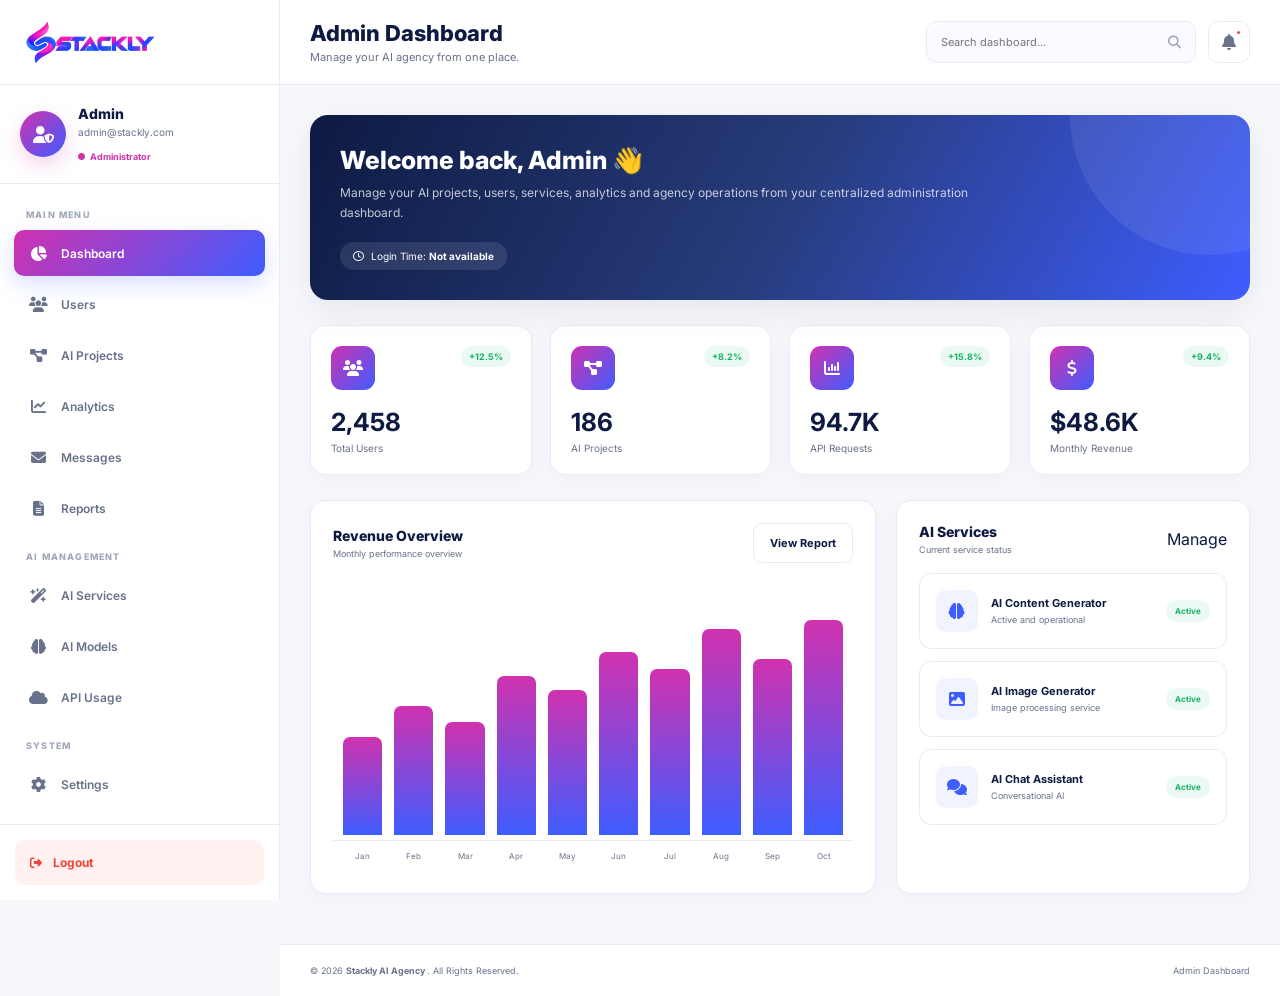
<file: admin-dashboard.html>
<!DOCTYPE html>
<html lang="en">

<head>

    <meta charset="UTF-8">
    <meta name="viewport" content="width=device-width, initial-scale=1.0">

    <title>Admin Dashboard || Stackly AI Agency</title>

    <link rel="icon" type="image/png" href="assets/images/logo.webp">

    <!-- Google Font -->
    <link rel="preconnect" href="https://fonts.googleapis.com">
    <link rel="preconnect" href="https://fonts.gstatic.com" crossorigin>

    <link
        href="https://fonts.googleapis.com/css2?family=Inter:wght@400;500;600;700;800&display=swap"
        rel="stylesheet">

    <!-- Font Awesome -->
    <link
        rel="stylesheet"
        href="https://cdnjs.cloudflare.com/ajax/libs/font-awesome/6.5.2/css/all.min.css">


    <style>

        html, body {
    overflow-x: hidden;
    width: 100%;
}


        :root {
            --primary: #D032AF;
            --secondary: #3E5DFF;
            --dark: #0D1A42;
            --text: #69728B;
            --light: #F1F3FF;
            --white: #FFFFFF;
            --border: #E8EBF5;
            --success: #16B364;
            --warning: #F79009;
            --danger: #F04438;

            --sidebar-width: 280px;

            --shadow:
                0 10px 35px rgba(13, 26, 66, 0.08);
        }


        * {
            margin: 0;
            padding: 0;
            box-sizing: border-box;
        }


        html {
            scroll-behavior: smooth;
        }


        body {
            font-family: "Inter", sans-serif;
            background: #F7F8FC;
            color: var(--dark);
            overflow-x: hidden;
        }


        a {
            text-decoration: none;
            color: inherit;
        }


        button,
        input,
        select,
        textarea {
            font-family: inherit;
        }


        button {
            cursor: pointer;
        }


        /* ==========================================
           SIDEBAR
        ========================================== */

        .sidebar {
            position: fixed;
            top: 0;
            left: 0;

            width: var(--sidebar-width);
            height: 100vh;

            background: var(--white);

            border-right: 1px solid var(--border);

            z-index: 1000;

            display: flex;
            flex-direction: column;

            transition: 0.35s ease;
        }


        .sidebar-logo {
            height: 85px;

            padding: 20px 25px;

            display: flex;
            align-items: center;

            border-bottom: 1px solid var(--border);
        }


        .sidebar-logo img {
            width: 130px;
            height: auto;
            display: block;
        }


        /* ==========================================
           ADMIN PROFILE
        ========================================== */

        .admin-profile {
            padding: 20px;

            display: flex;
            align-items: center;

            gap: 12px;

            border-bottom: 1px solid var(--border);
        }


        .profile-avatar {
            width: 46px;
            height: 46px;

            min-width: 46px;

            border-radius: 50%;

            display: flex;
            align-items: center;
            justify-content: center;

            color: #FFFFFF;

            background:
                linear-gradient(
                    135deg,
                    var(--primary),
                    var(--secondary)
                );

            box-shadow:
                0 8px 20px rgba(208, 50, 175, 0.22);
        }


        .profile-avatar i {
            font-size: 17px;
        }


        .profile-info {
            min-width: 0;
        }


        .profile-info h4 {
            font-size: 14px;
            font-weight: 800;
            margin-bottom: 4px;
        }


        .profile-email {
            display: block;

            max-width: 180px;

            overflow: hidden;
            text-overflow: ellipsis;
            white-space: nowrap;

            color: var(--text);

            font-size: 10px;

            margin-bottom: 5px;
        }


        .admin-badge {
            display: inline-flex;

            align-items: center;

            gap: 5px;

            color: var(--primary);

            font-size: 9px;

            font-weight: 700;
        }


        .admin-badge i {
            font-size: 7px;
        }


        /* ==========================================
           SIDEBAR MENU
        ========================================== */

        .sidebar-menu {
            flex: 1;

            padding: 20px 14px;

            overflow-y: auto;
        }


        .sidebar-menu::-webkit-scrollbar {
            width: 4px;
        }


        .sidebar-menu::-webkit-scrollbar-thumb {
            background: #DDE1EF;
            border-radius: 10px;
        }


        .menu-title {
            padding: 0 12px 10px;

            margin-top: 5px;

            color: #A1A8BA;

            font-size: 9px;

            font-weight: 800;

            letter-spacing: 1.2px;

            text-transform: uppercase;
        }


        .menu-title:not(:first-child) {
            margin-top: 20px;
        }


        .menu-item {
            width: 100%;

            min-height: 46px;

            margin-bottom: 5px;

            padding: 11px 14px;

            display: flex;
            align-items: center;

            gap: 12px;

            border-radius: 10px;

            color: #68728B;

            font-size: 12px;

            font-weight: 600;

            cursor: pointer;

            transition: 0.25s ease;
        }


        .menu-item > i:first-child {
            width: 21px;

            min-width: 21px;

            text-align: center;

            font-size: 15px;
        }


        .menu-item:hover {
            color: var(--primary);

            background: #FFF2FB;

            transform: translateX(3px);
        }


        .menu-item.active {
            color: #FFFFFF;

            background:
                linear-gradient(
                    135deg,
                    var(--primary),
                    var(--secondary)
                );

            box-shadow:
                0 8px 22px rgba(62, 93, 255, 0.20);
        }


        .menu-item.active:hover {
            color: #FFFFFF;
            transform: none;
        }


        .menu-arrow {
            margin-left: auto;

            font-size: 9px !important;
        }


        /* ==========================================
           LOGOUT
        ========================================== */

        .sidebar-bottom {
            padding: 15px;

            border-top: 1px solid var(--border);
        }


        .logout-btn {
            width: 100%;

            min-height: 45px;

            border: 0;

            border-radius: 10px;

            background: #FFF1F0;

            color: var(--danger);

            display: flex;

            align-items: center;

            gap: 11px;

            padding: 12px 15px;

            font-size: 12px;

            font-weight: 700;

            transition: 0.25s ease;
        }


        .logout-btn:hover {
            color: #FFFFFF;
            background: var(--danger);
        }


        /* ==========================================
           MAIN
        ========================================== */

        .main {
            margin-left: var(--sidebar-width);

            min-height: 100vh;
        }


        /* ==========================================
           TOPBAR
        ========================================== */

        .topbar {
            position: sticky;

            top: 0;

            z-index: 900;

            height: 85px;

            padding: 0 30px;

            background:
                rgba(255,255,255,0.96);

            backdrop-filter: blur(12px);

            border-bottom:
                1px solid var(--border);

            display: flex;

            align-items: center;

            justify-content: space-between;

            gap: 20px;
        }


        .topbar-left {
            display: flex;

            align-items: center;

            gap: 14px;
        }


        .mobile-menu-btn {
            display: none;

            width: 40px;
            height: 40px;

            border: 0;

            border-radius: 9px;

            background: var(--light);

            color: var(--dark);

            align-items: center;
            justify-content: center;
        }


        .page-heading h1 {
            font-size: 22px;

            font-weight: 800;

            margin-bottom: 4px;
        }


        .page-heading p {
            color: var(--text);

            font-size: 11px;
        }


        .topbar-right {
            display: flex;

            align-items: center;

            gap: 12px;
        }


        /* Search */

        .search-box {
            position: relative;

            width: 270px;
        }


        .search-box input {
            width: 100%;

            height: 42px;

            border:
                1px solid var(--border);

            border-radius: 10px;

            outline: none;

            padding:
                0 42px 0 14px;

            background: #FAFBFF;

            color: var(--dark);

            font-size: 11px;
        }


        .search-box input:focus {
            border-color:
                var(--secondary);

            background: #FFFFFF;

            box-shadow:
                0 0 0 3px
                rgba(62,93,255,0.08);
        }


        .search-box > i {
            position: absolute;

            right: 15px;

            top: 50%;

            transform:
                translateY(-50%);

            color: #A0A7BA;

            font-size: 13px;
        }


        /* Notification */

        .notification-btn {
            position: relative;

            width: 42px;
            height: 42px;

            border:
                1px solid var(--border);

            border-radius: 10px;

            background: #FFFFFF;

            color: #68728B;

            display: flex;

            align-items: center;
            justify-content: center;

            transition: 0.25s ease;
        }


        .notification-btn:hover {
            color: var(--primary);

            border-color:
                var(--primary);
        }


        .notification-dot {
            position: absolute;

            top: 7px;
            right: 7px;

            width: 7px;
            height: 7px;

            border-radius: 50%;

            background:
                var(--danger);

            border:
                2px solid #FFFFFF;
        }


        /* ==========================================
           CONTENT AREA
        ========================================== */

        .content {
            padding: 30px;
        }


        /* ==========================================
           ALL PAGE SECTIONS
        ========================================== */

        .dashboard-section {
            display: none;

            animation:
                fadeIn 0.3s ease;
        }


        .dashboard-section.active {
            display: block;
        }


        @keyframes fadeIn {

            from {
                opacity: 0;
                transform: translateY(8px);
            }

            to {
                opacity: 1;
                transform: translateY(0);
            }

        }


        /* ==========================================
           WELCOME
        ========================================== */

        .welcome-card {
            position: relative;

            overflow: hidden;

            margin-bottom: 25px;

            padding: 30px;

            border-radius: 18px;

            color: #FFFFFF;

            background:
                linear-gradient(
                    120deg,
                    #0D1A42,
                    #273C7B,
                    #3E5DFF
                );

            box-shadow:
                var(--shadow);
        }


        .welcome-card::before {
            content: "";

            position: absolute;

            width: 280px;
            height: 280px;

            right: -100px;
            top: -140px;

            border-radius: 50%;

            background:
                rgba(255,255,255,0.08);
        }


        .welcome-content {
            position: relative;

            z-index: 2;
        }


        .welcome-content h2 {
            font-size: 25px;

            font-weight: 800;

            margin-bottom: 8px;
        }


        .welcome-content p {
            max-width: 650px;

            color:
                rgba(255,255,255,0.75);

            font-size: 12px;

            line-height: 1.7;

            margin-bottom: 18px;
        }


        .login-time {
            display: inline-flex;

            align-items: center;

            gap: 8px;

            padding: 8px 13px;

            border-radius: 30px;

            background:
                rgba(255,255,255,0.10);

            font-size: 10px;
        }


        /* ==========================================
           PAGE HEADER
        ========================================== */

        .section-header {
            display: flex;

            align-items: center;

            justify-content: space-between;

            gap: 20px;

            margin-bottom: 22px;
        }


        .section-header h2 {
            font-size: 22px;

            font-weight: 800;

            margin-bottom: 5px;
        }


        .section-header p {
            color: var(--text);

            font-size: 11px;
        }


        .primary-btn {
            display: inline-flex;

            align-items: center;

            justify-content: center;

            gap: 8px;

            min-height: 42px;

            padding: 0 18px;

            border: 0;

            border-radius: 9px;

            color: #FFFFFF;

            background:
                linear-gradient(
                    135deg,
                    var(--primary),
                    var(--secondary)
                );

            font-size: 11px;

            font-weight: 700;
        }


        .secondary-btn {
            display: inline-flex;

            align-items: center;

            justify-content: center;

            gap: 8px;

            min-height: 40px;

            padding: 0 16px;

            border:
                1px solid var(--border);

            border-radius: 9px;

            color: var(--dark);

            background: #FFFFFF;

            font-size: 11px;

            font-weight: 700;
        }


        /* ==========================================
           STAT CARDS
        ========================================== */

        .stats-grid {
            display: grid;

            grid-template-columns:
                repeat(4, 1fr);

            gap: 18px;

            margin-bottom: 25px;
        }


        .stat-card {
            padding: 20px;

            border:
                1px solid var(--border);

            border-radius: 15px;

            background: #FFFFFF;

            box-shadow:
                0 5px 25px
                rgba(13,26,66,0.04);
        }


        .stat-top {
            display: flex;

            align-items: flex-start;

            justify-content: space-between;

            margin-bottom: 17px;
        }


        .stat-icon {
            width: 44px;
            height: 44px;

            border-radius: 11px;

            color: #FFFFFF;

            background:
                linear-gradient(
                    135deg,
                    var(--primary),
                    var(--secondary)
                );

            display: flex;

            align-items: center;
            justify-content: center;
        }


        .stat-card h3 {
            font-size: 25px;

            margin-bottom: 5px;
        }


        .stat-card p {
            color: var(--text);

            font-size: 10px;
        }


        .stat-change {
            padding: 5px 8px;

            border-radius: 20px;

            font-size: 9px;

            font-weight: 700;
        }


        .stat-change.up {
            color: var(--success);

            background: #EAF9F1;
        }


        /* ==========================================
           CARDS
        ========================================== */

        .card {
            padding: 22px;

            border:
                1px solid var(--border);

            border-radius: 15px;

            background: #FFFFFF;

            box-shadow:
                0 5px 25px
                rgba(13,26,66,0.04);

            margin-bottom: 20px;
        }


        .card-title {
            display: flex;

            align-items: center;

            justify-content: space-between;

            gap: 15px;

            margin-bottom: 18px;
        }


        .card-title h3 {
            font-size: 14px;

            font-weight: 800;
        }


        .card-title p {
            color: var(--text);

            font-size: 9px;

            margin-top: 4px;
        }


        /* ==========================================
           DASHBOARD GRID
        ========================================== */

        .two-column {
            display: grid;

            grid-template-columns:
                1.6fr 1fr;

            gap: 20px;
        }


        /* ==========================================
           CHART
        ========================================== */

        .chart-area {
            height: 260px;

            display: flex;

            align-items: flex-end;

            gap: 12px;

            padding:
                20px 10px 5px;

            border-bottom:
                1px solid var(--border);
        }


        .bar {
            flex: 1;

            height: var(--height);

            max-width: 45px;

            border-radius:
                7px 7px 0 0;

            background:
                linear-gradient(
                    to top,
                    var(--secondary),
                    var(--primary)
                );
        }


        .chart-labels {
            display: flex;

            gap: 12px;

            padding: 10px;
        }


        .chart-labels span {
            flex: 1;

            text-align: center;

            color: var(--text);

            font-size: 8px;
        }


        /* ==========================================
           TABLE
        ========================================== */

        .table-wrapper {
            width: 100%;

            overflow-x: auto;
        }


        table {
            width: 100%;

            min-width: 700px;

            border-collapse: collapse;
        }


        th {
            padding: 12px 10px;

            text-align: left;

            color: #9AA2B8;

            font-size: 9px;

            text-transform: uppercase;

            border-bottom:
                1px solid var(--border);
        }


        td {
            padding: 14px 10px;

            color: #59647F;

            font-size: 10px;

            border-bottom:
                1px solid #F0F2F7;
        }


        /* ==========================================
           STATUS
        ========================================== */

        .status {
            display: inline-flex;

            align-items: center;

            gap: 5px;

            padding: 6px 9px;

            border-radius: 20px;

            font-size: 8px;

            font-weight: 700;
        }


        .status.active {
            color: var(--success);

            background: #EAF9F1;
        }


        .status.pending {
            color: var(--warning);

            background: #FFF5E7;
        }


        .status.blocked {
            color: var(--danger);

            background: #FFF0EF;
        }


        /* ==========================================
           USER CARDS
        ========================================== */

        .user-grid {
            display: grid;

            grid-template-columns:
                repeat(3, 1fr);

            gap: 18px;
        }


        .user-card {
            padding: 20px;

            border:
                1px solid var(--border);

            border-radius: 14px;

            background: #FFFFFF;
        }


        .user-top {
            display: flex;

            align-items: center;

            gap: 12px;

            margin-bottom: 15px;
        }


        .user-avatar {
            width: 45px;
            height: 45px;

            border-radius: 50%;

            display: flex;

            align-items: center;
            justify-content: center;

            color: #FFFFFF;

            background:
                linear-gradient(
                    135deg,
                    var(--primary),
                    var(--secondary)
                );
        }


        .user-card h4 {
            font-size: 12px;

            margin-bottom: 4px;
        }


        .user-card p {
            color: var(--text);

            font-size: 9px;
        }


        .user-info {
            padding-top: 12px;

            border-top:
                1px solid var(--border);

            display: flex;

            justify-content: space-between;

            font-size: 9px;

            color: var(--text);
        }


        /* ==========================================
           AI PROJECT CARDS
        ========================================== */

        .project-grid {
            display: grid;

            grid-template-columns:
                repeat(3, 1fr);

            gap: 18px;
        }


        .project-card {
            padding: 20px;

            border:
                1px solid var(--border);

            border-radius: 14px;

            background: #FFFFFF;
        }


        .project-card-icon {
            width: 45px;
            height: 45px;

            margin-bottom: 15px;

            border-radius: 11px;

            color: #FFFFFF;

            background:
                linear-gradient(
                    135deg,
                    var(--primary),
                    var(--secondary)
                );

            display: flex;

            align-items: center;
            justify-content: center;
        }


        .project-card h4 {
            font-size: 13px;

            margin-bottom: 6px;
        }


        .project-card p {
            color: var(--text);

            font-size: 9px;

            line-height: 1.6;

            margin-bottom: 15px;
        }


        .project-progress {
            height: 6px;

            overflow: hidden;

            border-radius: 10px;

            background: #EEF0F7;

            margin-bottom: 8px;
        }


        .project-progress span {
            display: block;

            height: 100%;

            border-radius: inherit;

            background:
                linear-gradient(
                    90deg,
                    var(--primary),
                    var(--secondary)
                );
        }


        .project-bottom {
            display: flex;

            align-items: center;

            justify-content: space-between;

            color: var(--text);

            font-size: 9px;
        }


        /* ==========================================
           ANALYTICS
        ========================================== */

        .analytics-grid {
            display: grid;

            grid-template-columns:
                repeat(3, 1fr);

            gap: 18px;
        }


        .analytics-card {
            padding: 20px;

            border:
                1px solid var(--border);

            border-radius: 14px;

            background: #FFFFFF;
        }


        .analytics-card i {
            width: 42px;
            height: 42px;

            margin-bottom: 15px;

            border-radius: 10px;

            color: var(--secondary);

            background: #F1F3FF;

            display: flex;

            align-items: center;
            justify-content: center;
        }


        .analytics-card h3 {
            font-size: 23px;

            margin-bottom: 4px;
        }


        .analytics-card p {
            color: var(--text);

            font-size: 10px;
        }


        /* ==========================================
           MESSAGE
        ========================================== */

        .message-list {
            display: flex;

            flex-direction: column;

            gap: 12px;
        }


        .message-item {
            padding: 16px;

            border:
                1px solid var(--border);

            border-radius: 12px;

            display: flex;

            align-items: center;

            gap: 13px;

            background: #FFFFFF;
        }


        .message-icon {
            width: 42px;
            height: 42px;

            min-width: 42px;

            border-radius: 10px;

            color: var(--secondary);

            background: #F1F3FF;

            display: flex;

            align-items: center;
            justify-content: center;
        }


        .message-content {
            flex: 1;
        }


        .message-content h4 {
            font-size: 11px;

            margin-bottom: 4px;
        }


        .message-content p {
            color: var(--text);

            font-size: 9px;
        }


        /* ==========================================
           AI SERVICES
        ========================================== */

        .service-grid {
            display: grid;

            grid-template-columns:
                repeat(2, 1fr);

            gap: 18px;
        }


        .service-card {
            padding: 22px;

            border:
                1px solid var(--border);

            border-radius: 14px;

            background: #FFFFFF;
        }


        .service-card-icon {
            width: 48px;
            height: 48px;

            border-radius: 12px;

            color: #FFFFFF;

            background:
                linear-gradient(
                    135deg,
                    var(--primary),
                    var(--secondary)
                );

            display: flex;

            align-items: center;
            justify-content: center;

            margin-bottom: 15px;
        }


        .service-card h4 {
            font-size: 13px;

            margin-bottom: 6px;
        }


        .service-card p {
            color: var(--text);

            font-size: 9px;

            line-height: 1.6;

            margin-bottom: 15px;
        }


        /* ==========================================
           API USAGE
        ========================================== */

        .usage-progress {
            height: 10px;

            background: #EEF0F7;

            border-radius: 10px;

            overflow: hidden;

            margin: 15px 0;
        }


        .usage-progress span {
            display: block;

            height: 100%;

            background:
                linear-gradient(
                    90deg,
                    var(--primary),
                    var(--secondary)
                );
        }


        /* ==========================================
           SETTINGS
        ========================================== */

        .settings-list {
            display: flex;

            flex-direction: column;

            gap: 12px;
        }


        .setting-item {
            padding: 17px;

            border:
                1px solid var(--border);

            border-radius: 12px;

            display: flex;

            align-items: center;

            justify-content: space-between;

            gap: 20px;
        }


        .setting-item h4 {
            font-size: 11px;

            margin-bottom: 4px;
        }


        .setting-item p {
            color: var(--text);

            font-size: 9px;
        }


        .toggle {
            width: 42px;
            height: 23px;

            border: 0;

            border-radius: 20px;

            background: #DCE0EB;

            position: relative;
        }


        .toggle.active {
            background:
                var(--secondary);
        }


        .toggle::after {
            content: "";

            position: absolute;

            width: 17px;
            height: 17px;

            top: 3px;
            left: 3px;

            border-radius: 50%;

            background: #FFFFFF;

            transition: 0.2s ease;
        }


        .toggle.active::after {
            left: 22px;
        }


        /* ==========================================
           PROFILE
        ========================================== */

        .profile-large {
            width: 85px;
            height: 85px;

            margin-bottom: 15px;

            border-radius: 50%;

            color: #FFFFFF;

            background:
                linear-gradient(
                    135deg,
                    var(--primary),
                    var(--secondary)
                );

            display: flex;

            align-items: center;
            justify-content: center;

            font-size: 28px;
        }


        .profile-details h3 {
            font-size: 20px;

            margin-bottom: 5px;
        }


        .profile-details p {
            color: var(--text);

            font-size: 10px;

            margin-bottom: 4px;
        }


        /* ==========================================
           ACTIVITY
        ========================================== */

        .activity-list {
            display: flex;

            flex-direction: column;
        }


        .activity-item {
            display: flex;

            align-items: center;

            gap: 12px;

            padding: 15px 0;

            border-bottom:
                1px solid #F0F2F7;
        }


        .activity-item:last-child {
            border-bottom: 0;
        }


        .activity-icon {
            width: 38px;
            height: 38px;

            min-width: 38px;

            border-radius: 9px;

            background: #F1F3FF;

            color: var(--secondary);

            display: flex;

            align-items: center;
            justify-content: center;
        }


        .activity-content {
            flex: 1;
        }


        .activity-content h4 {
            font-size: 10px;

            margin-bottom: 4px;
        }


        .activity-content p {
            color: var(--text);

            font-size: 9px;
        }


        /* ==========================================
           FOOTER
        ========================================== */

        .footer {
            padding: 20px 30px;

            border-top:
                1px solid var(--border);

            background: #FFFFFF;

            display: flex;

            justify-content: space-between;

            color: var(--text);

            font-size: 9px;
        }


        /* ==========================================
           MOBILE
        ========================================== */

        .sidebar-overlay {
            position: fixed;

            inset: 0;

            background:
                rgba(13,26,66,0.45);

            z-index: 999;

            display: none;
        }


        .sidebar-overlay.show {
            display: block;
        }


        /* ==========================================
           LOGOUT MODAL
        ========================================== */

        .modal-overlay {
            position: fixed;

            inset: 0;

            z-index: 3000;

            display: none;

            align-items: center;
            justify-content: center;

            padding: 20px;

            background:
                rgba(13,26,66,0.55);

            backdrop-filter: blur(5px);
        }


        .modal-overlay.show {
            display: flex;
        }


        .logout-modal {
            width: 100%;

            max-width: 390px;

            padding: 30px;

            border-radius: 18px;

            background: #FFFFFF;

            text-align: center;

            box-shadow:
                0 25px 70px
                rgba(13,26,66,0.25);
        }


        .modal-icon {
            width: 60px;
            height: 60px;

            margin: 0 auto 17px;

            border-radius: 50%;

            color: var(--danger);

            background: #FFF0EF;

            display: flex;

            align-items: center;
            justify-content: center;

            font-size: 22px;
        }


        .logout-modal h3 {
            font-size: 18px;

            margin-bottom: 8px;
        }


        .logout-modal p {
            color: var(--text);

            font-size: 11px;

            line-height: 1.6;

            margin-bottom: 20px;
        }


        .modal-buttons {
            display: flex;

            gap: 10px;
        }


        .modal-buttons button {
            flex: 1;

            height: 43px;

            border: 0;

            border-radius: 9px;

            font-size: 11px;

            font-weight: 700;
        }


        .cancel-btn {
            background: var(--light);

            color: var(--dark);
        }


        .confirm-logout {
            background: var(--danger);

            color: #FFFFFF;
        }


        /* ==========================================
           RESPONSIVE
        ========================================== */

        @media (max-width: 1200px) {

            .stats-grid {
                grid-template-columns:
                    repeat(2, 1fr);
            }

            .two-column {
                grid-template-columns: 1fr;
            }

            .user-grid,
            .project-grid,
            .analytics-grid {
                grid-template-columns:
                    repeat(2, 1fr);
            }

        }


        @media (max-width: 991px) {

            .sidebar {
                transform:
                    translateX(-100%);
            }


            .sidebar.open {
                transform:
                    translateX(0);
            }


            .main {
                margin-left: 0;
            }


            .mobile-menu-btn {
                display: flex;
            }


            .search-box {
                width: 220px;
            }

        }


        @media (max-width: 767px) {

            .topbar {
                height: 75px;

                padding:
                    0 18px;
            }


            .content {
                padding:
                    20px 18px;
            }


            .page-heading h1 {
                font-size: 18px;
            }


            .page-heading p {
                display: none;
            }


            .search-box {
                display: none;
            }


            .stats-grid {
                grid-template-columns:
                    repeat(2, 1fr);

                gap: 12px;
            }


            .user-grid,
            .project-grid,
            .analytics-grid,
            .service-grid {
                grid-template-columns: 1fr;
            }


            .section-header {
                align-items: flex-start;

                flex-direction: column;
            }


            .footer {
                flex-direction: column;

                gap: 8px;

                text-align: center;
            }

        }


        @media (max-width: 480px) {

            .stats-grid {
                grid-template-columns: 1fr;
            }


            .modal-buttons {
                flex-direction: column;
            }

        }

    </style>

</head>


<body>


    <!-- ==========================================
         MOBILE OVERLAY
    =========================================== -->

    <div
        class="sidebar-overlay"
        id="sidebarOverlay">
    </div>


    <!-- ==========================================
         SIDEBAR
    =========================================== -->

    <aside
        class="sidebar"
        id="sidebar">


        <!-- Logo -->

        <div class="sidebar-logo">

            <a href="#" data-section="dashboard">

                <img
                    src="assets/images/logo.webp"
                    alt="Stackly">

            </a>

        </div>


        <!-- Admin -->
<!-- Example: Admin Dashboard profile -->

<div class="admin-profile">

    <div class="profile-avatar">
        <i class="fa-solid fa-user-shield"></i>
    </div>

    <div class="profile-info">

        <h4 id="adminName">Admin</h4>

        <span
            class="profile-email"
            id="adminEmail">
            admin@stackly.com
        </span>

        <span class="admin-badge">
            <i class="fa-solid fa-circle"></i>
            Administrator
        </span>

    </div>

</div>


        <!-- Sidebar Navigation -->

        <nav class="sidebar-menu">


            <div class="menu-title">
                Main Menu
            </div>


            <!-- Dashboard -->

            <a
                href="#"
                class="menu-item active"
                data-section="dashboard">

                <i
                    class="fa-solid fa-chart-pie">
                </i>

                <span>
                    Dashboard
                </span>

            </a>


            <!-- Users -->

            <a
                href="#"
                class="menu-item"
                data-section="users">

                <i
                    class="fa-solid fa-users">
                </i>

                <span>
                    Users
                </span>

            </a>


            <!-- AI Projects -->

            <a
                href="#"
                class="menu-item"
                data-section="projects">

                <i
                    class="fa-solid fa-diagram-project">
                </i>

                <span>
                    AI Projects
                </span>

            </a>


            <!-- Analytics -->

            <a
                href="#"
                class="menu-item"
                data-section="analytics">

                <i
                    class="fa-solid fa-chart-line">
                </i>

                <span>
                    Analytics
                </span>

            </a>


            <!-- Messages -->

            <a
                href="#"
                class="menu-item"
                data-section="messages">

                <i
                    class="fa-solid fa-envelope">
                </i>

                <span>
                    Messages
                </span>

            </a>


            <!-- Reports -->

            <a
                href="#"
                class="menu-item"
                data-section="reports">

                <i
                    class="fa-solid fa-file-lines">
                </i>

                <span>
                    Reports
                </span>

            </a>


            <div class="menu-title">
                AI Management
            </div>


            <!-- AI Services -->

            <a
                href="#"
                class="menu-item"
                data-section="services">

                <i
                    class="fa-solid fa-wand-magic-sparkles">
                </i>

                <span>
                    AI Services
                </span>

            </a>


            <!-- AI Models -->

            <a
                href="#"
                class="menu-item"
                data-section="models">

                <i
                    class="fa-solid fa-brain">
                </i>

                <span>
                    AI Models
                </span>

            </a>


            <!-- API Usage -->

            <a
                href="#"
                class="menu-item"
                data-section="api">

                <i
                    class="fa-solid fa-cloud">
                </i>

                <span>
                    API Usage
                </span>

            </a>


            <div class="menu-title">
                System
            </div>


            <!-- Settings -->

            <a
                href="#"
                class="menu-item"
                data-section="settings">

                <i
                    class="fa-solid fa-gear">
                </i>

                <span>
                    Settings
                </span>

            </a>


            <!-- Help -->

            <a
                href="#"
                class="menu-item"
                data-section="help">

                <i
                    class="fa-solid fa-circle-question">
                </i>

                <span>
                    Help & Support
                </span>

            </a>


            <!-- Notifications -->

            <a
                href="#"
                class="menu-item"
                data-section="notifications">

                <i
                    class="fa-solid fa-bell">
                </i>

                <span>
                    Notifications
                </span>

            </a>


            <!-- Profile -->

            <a
                href="#"
                class="menu-item"
                data-section="profile">

                <i
                    class="fa-solid fa-user">
                </i>

                <span>
                    My Profile
                </span>

            </a>


            <!-- Security -->

            <a
                href="#"
                class="menu-item"
                data-section="security">

                <i
                    class="fa-solid fa-shield-halved">
                </i>

                <span>
                    Security
                </span>

            </a>


            <!-- Activity -->

            <a
                href="#"
                class="menu-item"
                data-section="activity">

                <i
                    class="fa-solid fa-clock-rotate-left">
                </i>

                <span>
                    Activity Logs
                </span>

            </a>


        </nav>


        <!-- Logout -->

        <div class="sidebar-bottom">

            <button
                type="button"
                class="logout-btn"
                id="logoutBtn">

                <i
                    class="fa-solid fa-right-from-bracket">
                </i>

                <span>
                    Logout
                </span>

            </button>

        </div>

    </aside>


    <!-- ==========================================
         MAIN
    =========================================== -->

    <main class="main">


        <!-- ======================================
             TOPBAR
        ======================================= -->

        <header class="topbar">


            <div class="topbar-left">

                <button
                    type="button"
                    class="mobile-menu-btn"
                    id="mobileMenuBtn">

                    <i
                        class="fa-solid fa-bars">
                    </i>

                </button>


                <div class="page-heading">

                    <h1 id="pageTitle">
                        Admin Dashboard
                    </h1>

                    <p id="pageSubtitle">
                        Manage your AI agency from one place.
                    </p>

                </div>

            </div>


            <div class="topbar-right">


                <!-- Search -->

                <div class="search-box">

                    <input
                        type="search"
                        id="dashboardSearch"
                        placeholder="Search dashboard...">

                    <i
                        class="fa-solid fa-magnifying-glass">
                    </i>

                </div>


                <!-- Notification goes to 404 -->

                <a
                    href="404.html"
                    class="notification-btn">

                    <i
                        class="fa-solid fa-bell">
                    </i>

                    <span
                        class="notification-dot">
                    </span>

                </a>

            </div>

        </header>


        <!-- ======================================
             ALL CONTENT
        ======================================= -->

        <div class="content">


            <!-- ==================================
                 DASHBOARD
            =================================== -->

            <section
                class="dashboard-section active"
                id="dashboard">


                <div class="welcome-card">

                    <div class="welcome-content">

                        <h2>
                            Welcome back, Admin 👋
                        </h2>

                        <p>
                            Manage your AI projects, users,
                            services, analytics and agency
                            operations from your centralized
                            administration dashboard.
                        </p>

                        <div class="login-time">

                            <i
                                class="fa-regular fa-clock">
                            </i>

                            <span>

                                Login Time:

                                <strong id="loginTime">
                                    Loading...
                                </strong>

                            </span>

                        </div>

                    </div>

                </div>


                <!-- Stats -->

                <div class="stats-grid">


                    <div class="stat-card">

                        <div class="stat-top">

                            <div class="stat-icon">

                                <i
                                    class="fa-solid fa-users">
                                </i>

                            </div>

                            <span
                                class="stat-change up">

                                +12.5%

                            </span>

                        </div>

                        <h3>
                            2,458
                        </h3>

                        <p>
                            Total Users
                        </p>

                    </div>


                    <div class="stat-card">

                        <div class="stat-top">

                            <div class="stat-icon">

                                <i
                                    class="fa-solid fa-diagram-project">
                                </i>

                            </div>

                            <span
                                class="stat-change up">

                                +8.2%

                            </span>

                        </div>

                        <h3>
                            186
                        </h3>

                        <p>
                            AI Projects
                        </p>

                    </div>


                    <div class="stat-card">

                        <div class="stat-top">

                            <div class="stat-icon">

                                <i
                                    class="fa-solid fa-chart-column">
                                </i>

                            </div>

                            <span
                                class="stat-change up">

                                +15.8%

                            </span>

                        </div>

                        <h3>
                            94.7K
                        </h3>

                        <p>
                            API Requests
                        </p>

                    </div>


                    <div class="stat-card">

                        <div class="stat-top">

                            <div class="stat-icon">

                                <i
                                    class="fa-solid fa-dollar-sign">
                                </i>

                            </div>

                            <span
                                class="stat-change up">

                                +9.4%

                            </span>

                        </div>

                        <h3>
                            $48.6K
                        </h3>

                        <p>
                            Monthly Revenue
                        </p>

                    </div>

                </div>


                <!-- Chart -->

                <div class="two-column">


                    <div class="card">

                        <div class="card-title">

                            <div>

                                <h3>
                                    Revenue Overview
                                </h3>

                                <p>
                                    Monthly performance overview
                                </p>

                            </div>

                            <a
                                href="404.html"
                                class="secondary-btn">

                                View Report

                            </a>

                        </div>


                        <div class="chart-area">

                            <div
                                class="bar"
                                style="--height:42%;">
                            </div>

                            <div
                                class="bar"
                                style="--height:55%;">
                            </div>

                            <div
                                class="bar"
                                style="--height:48%;">
                            </div>

                            <div
                                class="bar"
                                style="--height:68%;">
                            </div>

                            <div
                                class="bar"
                                style="--height:62%;">
                            </div>

                            <div
                                class="bar"
                                style="--height:78%;">
                            </div>

                            <div
                                class="bar"
                                style="--height:71%;">
                            </div>

                            <div
                                class="bar"
                                style="--height:88%;">
                            </div>

                            <div
                                class="bar"
                                style="--height:75%;">
                            </div>

                            <div
                                class="bar"
                                style="--height:92%;">
                            </div>

                        </div>


                        <div class="chart-labels">

                            <span>Jan</span>
                            <span>Feb</span>
                            <span>Mar</span>
                            <span>Apr</span>
                            <span>May</span>
                            <span>Jun</span>
                            <span>Jul</span>
                            <span>Aug</span>
                            <span>Sep</span>
                            <span>Oct</span>

                        </div>

                    </div>


                    <div class="card">

                        <div class="card-title">

                            <div>

                                <h3>
                                    AI Services
                                </h3>

                                <p>
                                    Current service status
                                </p>

                            </div>

                            <a
                                href="404.html"
                                class="view-all">

                                Manage

                            </a>

                        </div>


                        <div class="message-list">


                            <div class="message-item">

                                <div class="message-icon">

                                    <i
                                        class="fa-solid fa-brain">
                                    </i>

                                </div>

                                <div class="message-content">

                                    <h4>
                                        AI Content Generator
                                    </h4>

                                    <p>
                                        Active and operational
                                    </p>

                                </div>

                                <span
                                    class="status active">

                                    Active

                                </span>

                            </div>


                            <div class="message-item">

                                <div class="message-icon">

                                    <i
                                        class="fa-solid fa-image">
                                    </i>

                                </div>

                                <div class="message-content">

                                    <h4>
                                        AI Image Generator
                                    </h4>

                                    <p>
                                        Image processing service
                                    </p>

                                </div>

                                <span
                                    class="status active">

                                    Active

                                </span>

                            </div>


                            <div class="message-item">

                                <div class="message-icon">

                                    <i
                                        class="fa-solid fa-comments">
                                    </i>

                                </div>

                                <div class="message-content">

                                    <h4>
                                        AI Chat Assistant
                                    </h4>

                                    <p>
                                        Conversational AI
                                    </p>

                                </div>

                                <span
                                    class="status active">

                                    Active

                                </span>

                            </div>


                        </div>

                    </div>

                </div>

            </section>


            <!-- ==================================
                 USERS
            =================================== -->

            <section
                class="dashboard-section"
                id="users">


                <div class="section-header">

                    <div>

                        <h2>
                            Users Management
                        </h2>

                        <p>
                            Manage registered users and accounts.
                        </p>

                    </div>

                    <a
                        href="404.html"
                        class="primary-btn">

                        <i
                            class="fa-solid fa-user-plus">
                        </i>

                        Add User

                    </a>

                </div>


                <div class="stats-grid">


                    <div class="stat-card">

                        <div class="stat-icon">
                            <i
                                class="fa-solid fa-users">
                            </i>
                        </div>

                        <h3>
                            2,458
                        </h3>

                        <p>
                            Total Users
                        </p>

                    </div>


                    <div class="stat-card">

                        <div class="stat-icon">
                            <i
                                class="fa-solid fa-user-check">
                            </i>
                        </div>

                        <h3>
                            2,210
                        </h3>

                        <p>
                            Active Users
                        </p>

                    </div>


                    <div class="stat-card">

                        <div class="stat-icon">
                            <i
                                class="fa-solid fa-user-clock">
                            </i>
                        </div>

                        <h3>
                            168
                        </h3>

                        <p>
                            Pending Users
                        </p>

                    </div>


                    <div class="stat-card">

                        <div class="stat-icon">
                            <i
                                class="fa-solid fa-user-slash">
                            </i>
                        </div>

                        <h3>
                            80
                        </h3>

                        <p>
                            Blocked Users
                        </p>

                    </div>

                </div>


                <div class="card">

                    <div class="card-title">

                        <div>

                            <h3>
                                Recent Users
                            </h3>

                            <p>
                                Recently registered accounts.
                            </p>

                        </div>

                        <a
                            href="404.html"
                            class="secondary-btn">

                            Export Users

                        </a>

                    </div>


                    <div class="table-wrapper">

                        <table>

                            <thead>

                                <tr>

                                    <th>
                                        User
                                    </th>

                                    <th>
                                        Email
                                    </th>

                                    <th>
                                        Role
                                    </th>

                                    <th>
                                        Status
                                    </th>

                                    <th>
                                        Joined
                                    </th>

                                    <th>
                                        Action
                                    </th>

                                </tr>

                            </thead>


                            <tbody>

                                <tr>

                                    <td>
                                        Arun Kumar
                                    </td>

                                    <td>
                                        arun@example.com
                                    </td>

                                    <td>
                                        User
                                    </td>

                                    <td>
                                        <span class="status active">
                                            Active
                                        </span>
                                    </td>

                                    <td>
                                        Sep 28, 2026
                                    </td>

                                    <td>
                                        <a
                                            href="404.html"
                                            class="view-all">

                                            View

                                        </a>
                                    </td>

                                </tr>


                                <tr>

                                    <td>
                                        Priya Sharma
                                    </td>

                                    <td>
                                        priya@example.com
                                    </td>

                                    <td>
                                        User
                                    </td>

                                    <td>
                                        <span class="status active">
                                            Active
                                        </span>
                                    </td>

                                    <td>
                                        Sep 27, 2026
                                    </td>

                                    <td>
                                        <a
                                            href="404.html"
                                            class="view-all">

                                            View

                                        </a>
                                    </td>

                                </tr>


                                <tr>

                                    <td>
                                        Karthik Raj
                                    </td>

                                    <td>
                                        karthik@example.com
                                    </td>

                                    <td>
                                        Admin
                                    </td>

                                    <td>
                                        <span class="status active">
                                            Active
                                        </span>
                                    </td>

                                    <td>
                                        Sep 25, 2026
                                    </td>

                                    <td>
                                        <a
                                            href="404.html"
                                            class="view-all">

                                            View

                                        </a>
                                    </td>

                                </tr>

                            </tbody>

                        </table>

                    </div>

                </div>

            </section>


            <!-- ==================================
                 AI PROJECTS
            =================================== -->

            <section
                class="dashboard-section"
                id="projects">


                <div class="section-header">

                    <div>

                        <h2>
                            AI Projects
                        </h2>

                        <p>
                            Manage all artificial intelligence projects.
                        </p>

                    </div>

                    <a
                        href="404.html"
                        class="primary-btn">

                        <i
                            class="fa-solid fa-plus">
                        </i>

                        New Project

                    </a>

                </div>


                <div class="project-grid">


                    <div class="project-card">

                        <div class="project-card-icon">

                            <i
                                class="fa-solid fa-robot">
                            </i>

                        </div>

                        <h4>
                            AI Assistant
                        </h4>

                        <p>
                            Intelligent customer support
                            assistant for enterprise users.
                        </p>

                        <div class="project-progress">
                            <span style="width:92%;"></span>
                        </div>

                        <div class="project-bottom">

                            <span>
                                Progress 92%
                            </span>

                            <a
                                href="404.html"
                                class="view-all">

                                View

                            </a>

                        </div>

                    </div>


                    <div class="project-card">

                        <div class="project-card-icon">

                            <i
                                class="fa-solid fa-chart-line">
                            </i>

                        </div>

                        <h4>
                            Predictive Analytics
                        </h4>

                        <p>
                            AI-powered analytics and
                            business forecasting platform.
                        </p>

                        <div class="project-progress">
                            <span style="width:74%;"></span>
                        </div>

                        <div class="project-bottom">

                            <span>
                                Progress 74%
                            </span>

                            <a
                                href="404.html"
                                class="view-all">

                                View

                            </a>

                        </div>

                    </div>


                    <div class="project-card">

                        <div class="project-card-icon">

                            <i
                                class="fa-solid fa-comments">
                            </i>

                        </div>

                        <h4>
                            Smart Chatbot
                        </h4>

                        <p>
                            Conversational AI chatbot
                            for customer engagement.
                        </p>

                        <div class="project-progress">
                            <span style="width:86%;"></span>
                        </div>

                        <div class="project-bottom">

                            <span>
                                Progress 86%
                            </span>

                            <a
                                href="404.html"
                                class="view-all">

                                View

                            </a>

                        </div>

                    </div>


                    <div class="project-card">

                        <div class="project-card-icon">

                            <i
                                class="fa-solid fa-image">
                            </i>

                        </div>

                        <h4>
                            AI Image Studio
                        </h4>

                        <p>
                            Generative AI image creation
                            and editing platform.
                        </p>

                        <div class="project-progress">
                            <span style="width:100%;"></span>
                        </div>

                        <div class="project-bottom">

                            <span>
                                Completed
                            </span>

                            <a
                                href="404.html"
                                class="view-all">

                                View

                            </a>

                        </div>

                    </div>


                    <div class="project-card">

                        <div class="project-card-icon">

                            <i
                                class="fa-solid fa-code">
                            </i>

                        </div>

                        <h4>
                            AI Code Assistant
                        </h4>

                        <p>
                            Developer productivity and
                            intelligent coding assistant.
                        </p>

                        <div class="project-progress">
                            <span style="width:64%;"></span>
                        </div>

                        <div class="project-bottom">

                            <span>
                                Progress 64%
                            </span>

                            <a
                                href="404.html"
                                class="view-all">

                                View

                            </a>

                        </div>

                    </div>


                    <div class="project-card">

                        <div class="project-card-icon">

                            <i
                                class="fa-solid fa-microchip">
                            </i>

                        </div>

                        <h4>
                            AI Automation
                        </h4>

                        <p>
                            Business workflow automation
                            powered by AI.
                        </p>

                        <div class="project-progress">
                            <span style="width:81%;"></span>
                        </div>

                        <div class="project-bottom">

                            <span>
                                Progress 81%
                            </span>

                            <a
                                href="404.html"
                                class="view-all">

                                View

                            </a>

                        </div>

                    </div>

                </div>

            </section>


            <!-- ==================================
                 ANALYTICS
            =================================== -->

            <section
                class="dashboard-section"
                id="analytics">


                <div class="section-header">

                    <div>

                        <h2>
                            Analytics
                        </h2>

                        <p>
                            Monitor platform performance and activity.
                        </p>

                    </div>

                    <a
                        href="404.html"
                        class="primary-btn">

                        <i
                            class="fa-solid fa-file-export">
                        </i>

                        Export Report

                    </a>

                </div>


                <div class="analytics-grid">


                    <div class="analytics-card">

                        <i
                            class="fa-solid fa-users">
                        </i>

                        <h3>
                            2,458
                        </h3>

                        <p>
                            Total Users
                        </p>

                    </div>


                    <div class="analytics-card">

                        <i
                            class="fa-solid fa-chart-line">
                        </i>

                        <h3>
                            94.7K
                        </h3>

                        <p>
                            API Requests
                        </p>

                    </div>


                    <div class="analytics-card">

                        <i
                            class="fa-solid fa-dollar-sign">
                        </i>

                        <h3>
                            $48.6K
                        </h3>

                        <p>
                            Monthly Revenue
                        </p>

                    </div>

                </div>


                <div class="card">

                    <div class="card-title">

                        <div>

                            <h3>
                                Platform Performance
                            </h3>

                            <p>
                                Monthly platform statistics.
                            </p>

                        </div>

                    </div>


                    <div class="chart-area">

                        <div
                            class="bar"
                            style="--height:45%;">
                        </div>

                        <div
                            class="bar"
                            style="--height:60%;">
                        </div>

                        <div
                            class="bar"
                            style="--height:52%;">
                        </div>

                        <div
                            class="bar"
                            style="--height:70%;">
                        </div>

                        <div
                            class="bar"
                            style="--height:64%;">
                        </div>

                        <div
                            class="bar"
                            style="--height:83%;">
                        </div>

                        <div
                            class="bar"
                            style="--height:76%;">
                        </div>

                        <div
                            class="bar"
                            style="--height:92%;">
                        </div>

                    </div>

                </div>

            </section>


            <!-- ==================================
                 MESSAGES
            =================================== -->

            <section
                class="dashboard-section"
                id="messages">


                <div class="section-header">

                    <div>

                        <h2>
                            Messages
                        </h2>

                        <p>
                            Manage customer and platform messages.
                        </p>

                    </div>

                    <a
                        href="404.html"
                        class="primary-btn">

                        <i
                            class="fa-solid fa-envelope">
                        </i>

                        New Message

                    </a>

                </div>


                <div class="message-list">


                    <div class="message-item">

                        <div class="message-icon">

                            <i
                                class="fa-solid fa-user">
                            </i>

                        </div>

                        <div class="message-content">

                            <h4>
                                John Williams
                            </h4>

                            <p>
                                New project enquiry received.
                            </p>

                        </div>

                        <a
                            href="404.html"
                            class="secondary-btn">

                            View

                        </a>

                    </div>


                    <div class="message-item">

                        <div class="message-icon">

                            <i
                                class="fa-solid fa-building">
                            </i>

                        </div>

                        <div class="message-content">

                            <h4>
                                Global Finance
                            </h4>

                            <p>
                                Requested AI analytics consultation.
                            </p>

                        </div>

                        <a
                            href="404.html"
                            class="secondary-btn">

                            View

                        </a>

                    </div>


                    <div class="message-item">

                        <div class="message-icon">

                            <i
                                class="fa-solid fa-star">
                            </i>

                        </div>

                        <div class="message-content">

                            <h4>
                                Creative Labs
                            </h4>

                            <p>
                                Shared feedback about AI Image Studio.
                            </p>

                        </div>

                        <a
                            href="404.html"
                            class="secondary-btn">

                            View

                        </a>

                    </div>

                </div>

            </section>


            <!-- ==================================
                 REPORTS
            =================================== -->

            <section
                class="dashboard-section"
                id="reports">


                <div class="section-header">

                    <div>

                        <h2>
                            Reports
                        </h2>

                        <p>
                            View and manage agency reports.
                        </p>

                    </div>

                    <a
                        href="404.html"
                        class="primary-btn">

                        <i
                            class="fa-solid fa-file-circle-plus">
                        </i>

                        Create Report

                    </a>

                </div>


                <div class="card">

                    <div class="table-wrapper">

                        <table>

                            <thead>

                                <tr>

                                    <th>
                                        Report
                                    </th>

                                    <th>
                                        Type
                                    </th>

                                    <th>
                                        Date
                                    </th>

                                    <th>
                                        Status
                                    </th>

                                    <th>
                                        Action
                                    </th>

                                </tr>

                            </thead>


                            <tbody>

                                <tr>

                                    <td>
                                        Monthly Revenue Report
                                    </td>

                                    <td>
                                        Finance
                                    </td>

                                    <td>
                                        Sep 29, 2026
                                    </td>

                                    <td>

                                        <span
                                            class="status active">

                                            Ready

                                        </span>

                                    </td>

                                    <td>

                                        <a
                                            href="404.html"
                                            class="view-all">

                                            Download

                                        </a>

                                    </td>

                                </tr>


                                <tr>

                                    <td>
                                        User Activity Report
                                    </td>

                                    <td>
                                        Users
                                    </td>

                                    <td>
                                        Sep 28, 2026
                                    </td>

                                    <td>

                                        <span
                                            class="status active">

                                            Ready

                                        </span>

                                    </td>

                                    <td>

                                        <a
                                            href="404.html"
                                            class="view-all">

                                            Download

                                        </a>

                                    </td>

                                </tr>


                                <tr>

                                    <td>
                                        AI Usage Report
                                    </td>

                                    <td>
                                        API
                                    </td>

                                    <td>
                                        Sep 27, 2026
                                    </td>

                                    <td>

                                        <span
                                            class="status pending">

                                            Processing

                                        </span>

                                    </td>

                                    <td>

                                        <a
                                            href="404.html"
                                            class="view-all">

                                            View

                                        </a>

                                    </td>

                                </tr>

                            </tbody>

                        </table>

                    </div>

                </div>

            </section>


            <!-- ==================================
                 AI SERVICES
            =================================== -->

            <section
                class="dashboard-section"
                id="services">


                <div class="section-header">

                    <div>

                        <h2>
                            AI Services
                        </h2>

                        <p>
                            Manage available AI services.
                        </p>

                    </div>

                    <a
                        href="404.html"
                        class="primary-btn">

                        <i
                            class="fa-solid fa-plus">
                        </i>

                        Add Service

                    </a>

                </div>


                <div class="service-grid">


                    <div class="service-card">

                        <div class="service-card-icon">

                            <i
                                class="fa-solid fa-brain">
                            </i>

                        </div>

                        <h4>
                            AI Content Generator
                        </h4>

                        <p>
                            Generate high-quality content
                            using artificial intelligence.
                        </p>

                        <a
                            href="404.html"
                            class="secondary-btn">

                            Manage Service

                        </a>

                    </div>


                    <div class="service-card">

                        <div class="service-card-icon">

                            <i
                                class="fa-solid fa-image">
                            </i>

                        </div>

                        <h4>
                            AI Image Generator
                        </h4>

                        <p>
                            Create AI-generated images
                            for digital products.
                        </p>

                        <a
                            href="404.html"
                            class="secondary-btn">

                            Manage Service

                        </a>

                    </div>


                    <div class="service-card">

                        <div class="service-card-icon">

                            <i
                                class="fa-solid fa-comments">
                            </i>

                        </div>

                        <h4>
                            AI Chat Assistant
                        </h4>

                        <p>
                            Intelligent conversational
                            assistant for customers.
                        </p>

                        <a
                            href="404.html"
                            class="secondary-btn">

                            Manage Service

                        </a>

                    </div>


                    <div class="service-card">

                        <div class="service-card-icon">

                            <i
                                class="fa-solid fa-code">
                            </i>

                        </div>

                        <h4>
                            AI Code Assistant
                        </h4>

                        <p>
                            Improve developer productivity
                            with AI coding tools.
                        </p>

                        <a
                            href="404.html"
                            class="secondary-btn">

                            Manage Service

                        </a>

                    </div>

                </div>

            </section>


            <!-- ==================================
                 AI MODELS
            =================================== -->

            <section
                class="dashboard-section"
                id="models">


                <div class="section-header">

                    <div>

                        <h2>
                            AI Models
                        </h2>

                        <p>
                            Manage AI models and configurations.
                        </p>

                    </div>

                    <a
                        href="404.html"
                        class="primary-btn">

                        <i
                            class="fa-solid fa-plus">
                        </i>

                        Add Model

                    </a>

                </div>


                <div class="project-grid">


                    <div class="project-card">

                        <div class="project-card-icon">

                            <i
                                class="fa-solid fa-brain">
                            </i>

                        </div>

                        <h4>
                            GPT AI Model
                        </h4>

                        <p>
                            General purpose conversational
                            intelligence model.
                        </p>

                        <span
                            class="status active">

                            Active

                        </span>

                    </div>


                    <div class="project-card">

                        <div class="project-card-icon">

                            <i
                                class="fa-solid fa-eye">
                            </i>

                        </div>

                        <h4>
                            Vision AI Model
                        </h4>

                        <p>
                            Computer vision and image
                            understanding model.
                        </p>

                        <span
                            class="status active">

                            Active

                        </span>

                    </div>


                    <div class="project-card">

                        <div class="project-card-icon">

                            <i
                                class="fa-solid fa-code">
                            </i>

                        </div>

                        <h4>
                            Coding AI Model
                        </h4>

                        <p>
                            AI model designed for software
                            development assistance.
                        </p>

                        <span
                            class="status pending">

                            Testing

                        </span>

                    </div>

                </div>

            </section>


            <!-- ==================================
                 API USAGE
            =================================== -->

            <section
                class="dashboard-section"
                id="api">


                <div class="section-header">

                    <div>

                        <h2>
                            API Usage
                        </h2>

                        <p>
                            Monitor API requests and usage limits.
                        </p>

                    </div>

                    <a
                        href="404.html"
                        class="primary-btn">

                        API Documentation

                    </a>

                </div>


                <div class="analytics-grid">


                    <div class="analytics-card">

                        <i
                            class="fa-solid fa-cloud">
                        </i>

                        <h3>
                            94.7K
                        </h3>

                        <p>
                            Total Requests
                        </p>

                    </div>


                    <div class="analytics-card">

                        <i
                            class="fa-solid fa-bolt">
                        </i>

                        <h3>
                            2.4K
                        </h3>

                        <p>
                            Requests Today
                        </p>

                    </div>


                    <div class="analytics-card">

                        <i
                            class="fa-solid fa-gauge-high">
                        </i>

                        <h3>
                            82%
                        </h3>

                        <p>
                            Usage Limit
                        </p>

                    </div>

                </div>


                <div class="card">

                    <div class="card-title">

                        <div>

                            <h3>
                                API Usage Limit
                            </h3>

                            <p>
                                Current monthly API consumption.
                            </p>

                        </div>

                        <strong>
                            82%
                        </strong>

                    </div>


                    <div class="usage-progress">

                        <span
                            style="width:82%;">
                        </span>

                    </div>


                    <a
                        href="404.html"
                        class="secondary-btn">

                        Manage API

                    </a>

                </div>

            </section>


            <!-- ==================================
                 SETTINGS
            =================================== -->

            <section
                class="dashboard-section"
                id="settings">


                <div class="section-header">

                    <div>

                        <h2>
                            Settings
                        </h2>

                        <p>
                            Configure your dashboard and platform.
                        </p>

                    </div>

                    <a
                        href="404.html"
                        class="primary-btn">

                        Save Settings

                    </a>

                </div>


                <div class="card">

                    <div class="settings-list">


                        <div class="setting-item">

                            <div>

                                <h4>
                                    Email Notifications
                                </h4>

                                <p>
                                    Receive important platform notifications.
                                </p>

                            </div>

                            <button
                                class="toggle active">
                            </button>

                        </div>


                        <div class="setting-item">

                            <div>

                                <h4>
                                    New User Alerts
                                </h4>

                                <p>
                                    Get notified when new users register.
                                </p>

                            </div>

                            <button
                                class="toggle active">
                            </button>

                        </div>


                        <div class="setting-item">

                            <div>

                                <h4>
                                    AI Service Alerts
                                </h4>

                                <p>
                                    Receive alerts about AI service status.
                                </p>

                            </div>

                            <button
                                class="toggle active">
                            </button>

                        </div>


                        <div class="setting-item">

                            <div>

                                <h4>
                                    Maintenance Mode
                                </h4>

                                <p>
                                    Temporarily disable public services.
                                </p>

                            </div>

                            <button
                                class="toggle">
                            </button>

                        </div>


                    </div>

                </div>

            </section>


            <!-- ==================================
                 HELP
            =================================== -->

            <section
                class="dashboard-section"
                id="help">


                <div class="section-header">

                    <div>

                        <h2>
                            Help & Support
                        </h2>

                        <p>
                            Get assistance with your admin dashboard.
                        </p>

                    </div>

                    <a
                        href="404.html"
                        class="primary-btn">

                        <i
                            class="fa-solid fa-headset">
                        </i>

                        Contact Support

                    </a>

                </div>


                <div class="service-grid">


                    <div class="service-card">

                        <div class="service-card-icon">

                            <i
                                class="fa-solid fa-book">
                            </i>

                        </div>

                        <h4>
                            Documentation
                        </h4>

                        <p>
                            Read platform documentation and
                            administrator guides.
                        </p>

                        <a
                            href="404.html"
                            class="secondary-btn">

                            Read Documentation

                        </a>

                    </div>


                    <div class="service-card">

                        <div class="service-card-icon">

                            <i
                                class="fa-solid fa-circle-question">
                            </i>

                        </div>

                        <h4>
                            Frequently Asked Questions
                        </h4>

                        <p>
                            Find answers to common dashboard questions.
                        </p>

                        <a
                            href="404.html"
                            class="secondary-btn">

                            View FAQ

                        </a>

                    </div>

                </div>

            </section>


            <!-- ==================================
                 NOTIFICATIONS
            =================================== -->

            <section
                class="dashboard-section"
                id="notifications">


                <div class="section-header">

                    <div>

                        <h2>
                            Notifications
                        </h2>

                        <p>
                            View your latest platform notifications.
                        </p>

                    </div>

                    <a
                        href="404.html"
                        class="primary-btn">

                        Mark All Read

                    </a>

                </div>


                <div class="message-list">


                    <div class="message-item">

                        <div class="message-icon">

                            <i
                                class="fa-solid fa-user-plus">
                            </i>

                        </div>

                        <div class="message-content">

                            <h4>
                                New User Registered
                            </h4>

                            <p>
                                A new user has registered on the platform.
                            </p>

                        </div>

                        <a
                            href="404.html"
                            class="view-all">

                            View

                        </a>

                    </div>


                    <div class="message-item">

                        <div class="message-icon">

                            <i
                                class="fa-solid fa-diagram-project">
                            </i>

                        </div>

                        <div class="message-content">

                            <h4>
                                New AI Project
                            </h4>

                            <p>
                                A new AI project has been created.
                            </p>

                        </div>

                        <a
                            href="404.html"
                            class="view-all">

                            View

                        </a>

                    </div>


                    <div class="message-item">

                        <div class="message-icon">

                            <i
                                class="fa-solid fa-server">
                            </i>

                        </div>

                        <div class="message-content">

                            <h4>
                                API Service Update
                            </h4>

                            <p>
                                API service status has been updated.
                            </p>

                        </div>

                        <a
                            href="404.html"
                            class="view-all">

                            View

                        </a>

                    </div>

                </div>

            </section>


            <!-- ==================================
                 PROFILE
            =================================== -->

            <section
                class="dashboard-section"
                id="profile">


                <div class="section-header">

                    <div>

                        <h2>
                            My Profile
                        </h2>

                        <p>
                            Manage your administrator profile.
                        </p>

                    </div>

                    <a
                        href="404.html"
                        class="primary-btn">

                        Edit Profile

                    </a>

                </div>


                <div class="card">

                    <div class="profile-large">

                        <i
                            class="fa-solid fa-user-shield">
                        </i>

                    </div>


                    <div class="profile-details">

                        <h3>
                            Admin
                        </h3>

                        <p id="profileEmail">
                            admin@stackly.com
                        </p>

                        <p>
                            Role: Administrator
                        </p>

                        <p>
                            Account Status:
                            <strong>
                                Active
                            </strong>
                        </p>

                    </div>

                </div>

            </section>


            <!-- ==================================
                 SECURITY
            =================================== -->

            <section
                class="dashboard-section"
                id="security">


                <div class="section-header">

                    <div>

                        <h2>
                            Security
                        </h2>

                        <p>
                            Manage account security and access.
                        </p>

                    </div>

                    <a
                        href="404.html"
                        class="primary-btn">

                        Security Settings

                    </a>

                </div>


                <div class="card">

                    <div class="settings-list">


                        <div class="setting-item">

                            <div>

                                <h4>
                                    Two-Factor Authentication
                                </h4>

                                <p>
                                    Add an extra layer of account security.
                                </p>

                            </div>

                            <span
                                class="status active">

                                Enabled

                            </span>

                        </div>


                        <div class="setting-item">

                            <div>

                                <h4>
                                    Password Protection
                                </h4>

                                <p>
                                    Strong password protection is enabled.
                                </p>

                            </div>

                            <a
                                href="404.html"
                                class="secondary-btn">

                                Change Password

                            </a>

                        </div>


                        <div class="setting-item">

                            <div>

                                <h4>
                                    Login Alerts
                                </h4>

                                <p>
                                    Receive alerts for new login activity.
                                </p>

                            </div>

                            <span
                                class="status active">

                                Enabled

                            </span>

                        </div>


                    </div>

                </div>

            </section>


            <!-- ==================================
                 ACTIVITY LOGS
            =================================== -->

            <section
                class="dashboard-section"
                id="activity">


                <div class="section-header">

                    <div>

                        <h2>
                            Activity Logs
                        </h2>

                        <p>
                            Review recent administrator activities.
                        </p>

                    </div>

                    <a
                        href="404.html"
                        class="primary-btn">

                        Export Logs

                    </a>

                </div>


                <div class="card">

                    <div class="activity-list">


                        <div class="activity-item">

                            <div class="activity-icon">

                                <i
                                    class="fa-solid fa-right-to-bracket">
                                </i>

                            </div>

                            <div class="activity-content">

                                <h4>
                                    Admin Login
                                </h4>

                                <p>
                                    Administrator logged into the dashboard.
                                </p>

                            </div>

                            <span>
                                Today
                            </span>

                        </div>


                        <div class="activity-item">

                            <div class="activity-icon">

                                <i
                                    class="fa-solid fa-user-plus">
                                </i>

                            </div>

                            <div class="activity-content">

                                <h4>
                                    User Added
                                </h4>

                                <p>
                                    New user account was created.
                                </p>

                            </div>

                            <span>
                                Today
                            </span>

                        </div>


                        <div class="activity-item">

                            <div class="activity-icon">

                                <i
                                    class="fa-solid fa-gear">
                                </i>

                            </div>

                            <div class="activity-content">

                                <h4>
                                    Settings Updated
                                </h4>

                                <p>
                                    Dashboard settings were modified.
                                </p>

                            </div>

                            <span>
                                Yesterday
                            </span>

                        </div>


                        <div class="activity-item">

                            <div class="activity-icon">

                                <i
                                    class="fa-solid fa-shield-halved">
                                </i>

                            </div>

                            <div class="activity-content">

                                <h4>
                                    Security Check
                                </h4>

                                <p>
                                    Security verification completed.
                                </p>

                            </div>

                            <span>
                                Yesterday
                            </span>

                        </div>


                    </div>

                </div>

            </section>


        </div>


        <!-- ======================================
             FOOTER
        ======================================= -->

        <footer class="footer">

            <p>

                ©
                <span id="currentYear"></span>

                <strong>
                    Stackly AI Agency
                </strong>

                . All Rights Reserved.

            </p>

            <p>
                Admin Dashboard
            </p>

        </footer>

    </main>


    <!-- ==========================================
         LOGOUT MODAL
    =========================================== -->

    <div
        class="modal-overlay"
        id="logoutModal">


        <div class="logout-modal">


            <div class="modal-icon">

                <i
                    class="fa-solid fa-right-from-bracket">
                </i>

            </div>


            <h3>
                Logout Confirmation
            </h3>


            <p>
                Are you sure you want to logout from
                the Stackly Admin Dashboard?
            </p>


            <div class="modal-buttons">


                <button
                    type="button"
                    class="cancel-btn"
                    id="cancelLogout">

                    Cancel

                </button>


                <button
                    type="button"
                    class="confirm-logout"
                    id="confirmLogout">

                    Yes, Logout

                </button>


            </div>

        </div>

    </div>


    <!-- ==========================================
         JAVASCRIPT
    =========================================== -->

    <script>
document.addEventListener("DOMContentLoaded", function () {

    /* ==========================================
       HELPER
    ========================================== */

    function setText(selector, value) {
        document.querySelectorAll(selector).forEach(function (el) {
            el.textContent = value;
        });
    }


    /* ==========================================
       CURRENT YEAR
    ========================================== */

    setText("#currentYear", new Date().getFullYear());


    /* ==========================================
       USER EMAIL
    ========================================== */

    const loggedEmail =
        localStorage.getItem("stacklyUserEmail") ||
        sessionStorage.getItem("stacklyUserEmail") ||
        "admin@stackly.com";

    setText(
        "#adminEmail, #sidebarEmail, #profileEmail, .profile-email, [data-user-email]",
        loggedEmail
    );


    /* ==========================================
       LOGIN TIME
       Do NOT create a new time if one already
       exists from the login page.
    ========================================== */

    const loginTime =
        localStorage.getItem("stacklyLoginTime") ||
        "Not available";

    setText(
        "#loginTime, [data-login-time]",
        loginTime
    );


    /* ==========================================
       PAGE DETAILS
    ========================================== */

    const pageDetails = {

        dashboard: {
            title: "Admin Dashboard",
            subtitle: "Manage your AI agency from one place."
        },

        users: {
            title: "Users Management",
            subtitle: "Manage registered users and accounts."
        },

        projects: {
            title: "AI Projects",
            subtitle: "Manage all artificial intelligence projects."
        },

        analytics: {
            title: "Analytics",
            subtitle: "Monitor platform performance and activity."
        },

        messages: {
            title: "Messages",
            subtitle: "Manage customer and platform messages."
        },

        reports: {
            title: "Reports",
            subtitle: "View and manage agency reports."
        },

        services: {
            title: "AI Services",
            subtitle: "Manage available AI services."
        },

        models: {
            title: "AI Models",
            subtitle: "Manage AI models and configurations."
        },

        api: {
            title: "API Usage",
            subtitle: "Monitor API requests and usage limits."
        },

        settings: {
            title: "Settings",
            subtitle: "Configure your dashboard and platform."
        },

        help: {
            title: "Help & Support",
            subtitle: "Get assistance with your admin dashboard."
        },

        notifications: {
            title: "Notifications",
            subtitle: "View your latest platform notifications."
        },

        profile: {
            title: "My Profile",
            subtitle: "Manage your administrator profile."
        },

        security: {
            title: "Security",
            subtitle: "Manage account security and access."
        },

        activity: {
            title: "Activity Logs",
            subtitle: "Review recent administrator activities."
        }
    };


    /* ==========================================
       SIDEBAR ELEMENTS
    ========================================== */

    const menuItems =
        document.querySelectorAll(".menu-item");

    const sections =
        document.querySelectorAll(".dashboard-section");

    const sidebar =
        document.getElementById("sidebar");

    const sidebarOverlay =
        document.getElementById("sidebarOverlay");

    const mobileMenuBtn =
        document.getElementById("mobileMenuBtn");


    /* ==========================================
       MOBILE SIDEBAR
    ========================================== */

    function openSidebar() {

        if (sidebar) {
            sidebar.classList.add("open");
        }

        if (sidebarOverlay) {
            sidebarOverlay.classList.add("show");
        }

        document.body.style.overflow = "hidden";
    }


    function closeSidebar() {

        if (sidebar) {
            sidebar.classList.remove("open");
        }

        if (sidebarOverlay) {
            sidebarOverlay.classList.remove("show");
        }

        document.body.style.overflow = "";
    }


    if (mobileMenuBtn) {
        mobileMenuBtn.addEventListener("click", openSidebar);
    }


    if (sidebarOverlay) {
        sidebarOverlay.addEventListener("click", closeSidebar);
    }


    /* ==========================================
       SHOW SIDEBAR SECTION
    ========================================== */

    function showSection(sectionId) {

        if (!sectionId) {
            sectionId = "dashboard";
        }

        const selectedSection =
            document.getElementById(sectionId);

        /*
         * If the requested section does not exist,
         * keep the current section instead of doing
         * nothing or navigating away.
         */

        if (!selectedSection) {
            return;
        }


        /* Hide all sections */

        sections.forEach(function (section) {
            section.classList.remove("active");
        });


        /* Show selected section */

        selectedSection.classList.add("active");


        /* Update active sidebar item */

        menuItems.forEach(function (item) {

            item.classList.remove("active");

            if (
                item.getAttribute("data-section") === sectionId
            ) {
                item.classList.add("active");
            }

        });


        /* Update page heading */

        const pageTitle =
            document.getElementById("pageTitle");

        const pageSubtitle =
            document.getElementById("pageSubtitle");


        if (pageDetails[sectionId]) {

            if (pageTitle) {
                pageTitle.textContent =
                    pageDetails[sectionId].title;
            }

            if (pageSubtitle) {
                pageSubtitle.textContent =
                    pageDetails[sectionId].subtitle;
            }
        }


        /* Close mobile sidebar */

        closeSidebar();


        /* Scroll content to top */

        window.scrollTo({
            top: 0,
            behavior: "smooth"
        });
    }


    /* ==========================================
       SIDEBAR CLICK EVENTS
    ========================================== */

    menuItems.forEach(function (item) {

        item.addEventListener("click", function (event) {

            event.preventDefault();
            event.stopPropagation();

            const sectionId =
                item.getAttribute("data-section");

            showSection(sectionId);
        });

    });


    /* ==========================================
       LOGO CLICK
    ========================================== */

    const logoLink =
        document.querySelector(".sidebar-logo a");

    if (logoLink) {

        logoLink.addEventListener("click", function (event) {

            event.preventDefault();
            event.stopPropagation();

            showSection("dashboard");
        });
    }


    /* ==========================================
       SETTINGS TOGGLES
    ========================================== */

    document.querySelectorAll(".toggle").forEach(function (toggle) {

        toggle.addEventListener("click", function (event) {

            event.preventDefault();

            this.classList.toggle("active");
        });

    });


    /* ==========================================
       DASHBOARD SEARCH
    ========================================== */

    const searchInput =
        document.getElementById("dashboardSearch");

    if (searchInput) {

        searchInput.addEventListener("keydown", function (event) {

            if (event.key !== "Enter") {
                return;
            }

            event.preventDefault();

            const searchValue =
                this.value.trim().toLowerCase();

            if (!searchValue) {
                showSection("dashboard");
                return;
            }


            const searchableSections = [
                "dashboard",
                "users",
                "projects",
                "analytics",
                "messages",
                "reports",
                "services",
                "models",
                "api",
                "settings",
                "help",
                "notifications",
                "profile",
                "security",
                "activity"
            ];


            const matchedSection =
                searchableSections.find(function (sectionId) {

                    const details =
                        pageDetails[sectionId];

                    return (
                        sectionId.includes(searchValue) ||
                        details.title.toLowerCase().includes(searchValue) ||
                        details.subtitle.toLowerCase().includes(searchValue)
                    );
                });


            if (matchedSection) {
                showSection(matchedSection);
            } else {
                alert("No matching dashboard section found.");
            }

        });

    }


    /* ==========================================
       LOGOUT
    ========================================== */

    const logoutBtn =
        document.getElementById("logoutBtn");

    const logoutModal =
        document.getElementById("logoutModal");

    const cancelLogout =
        document.getElementById("cancelLogout");

    const confirmLogout =
        document.getElementById("confirmLogout");


    if (logoutBtn && logoutModal) {

        logoutBtn.addEventListener("click", function () {

            logoutModal.classList.add("show");

            document.body.style.overflow = "hidden";
        });
    }


    if (cancelLogout && logoutModal) {

        cancelLogout.addEventListener("click", function () {

            logoutModal.classList.remove("show");

            document.body.style.overflow = "";
        });
    }


    if (confirmLogout) {

        confirmLogout.addEventListener("click", function () {

            localStorage.removeItem("stacklyUserEmail");
            localStorage.removeItem("stacklyLoginTime");
            localStorage.removeItem("stacklyUserRole");

            sessionStorage.removeItem("stacklyUserEmail");

            window.location.href = "login.html";
        });
    }


    /* ==========================================
       CLOSE MODAL WHEN CLICKING OUTSIDE
    ========================================== */

    if (logoutModal) {

        logoutModal.addEventListener("click", function (event) {

            if (event.target === logoutModal) {

                logoutModal.classList.remove("show");

                document.body.style.overflow = "";
            }
        });
    }


    /* ==========================================
       ESC KEY
    ========================================== */

    document.addEventListener("keydown", function (event) {

        if (event.key === "Escape") {

            closeSidebar();

            if (logoutModal) {
                logoutModal.classList.remove("show");
            }

            document.body.style.overflow = "";
        }

    });


    /* ==========================================
       INITIAL SECTION
    ========================================== */

    showSection("dashboard");

});
</script>

</body>

</html>
</file>
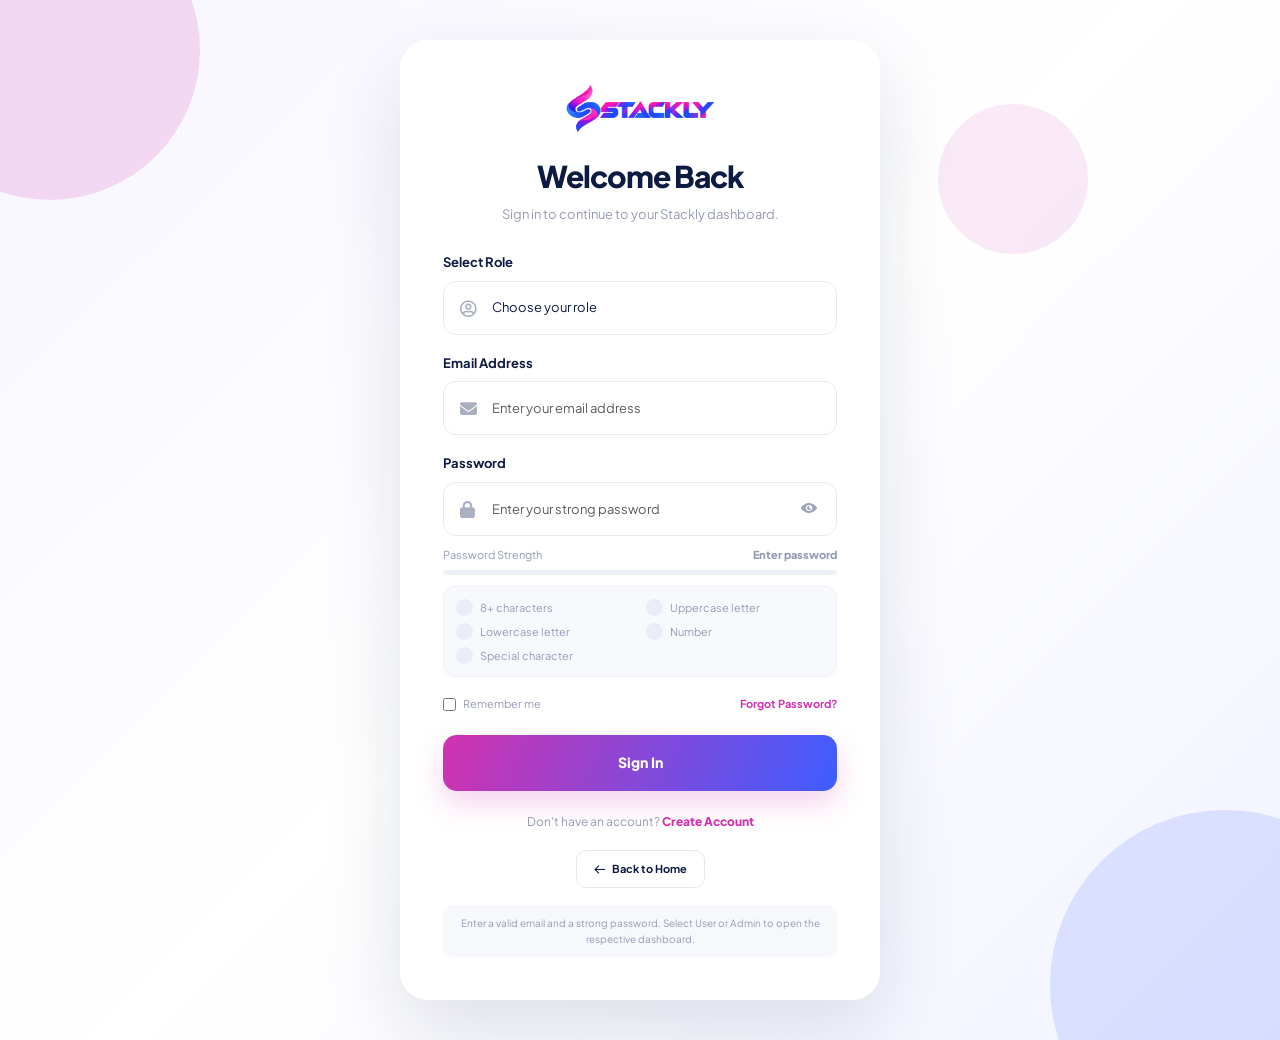
<file: login.html>
<!DOCTYPE html>
<html lang="en">

<head>
    <meta charset="UTF-8">
    <meta name="viewport" content="width=device-width, initial-scale=1.0">

    <title>Sign In || Stackly</title>

    <link rel="preconnect" href="https://fonts.googleapis.com">
    <link rel="preconnect" href="https://fonts.gstatic.com" crossorigin>

    <link href="https://fonts.googleapis.com/css2?family=Plus+Jakarta+Sans:wght@400;500;600;700;800&display=swap"
        rel="stylesheet">

        <link rel="stylesheet"
      href="https://cdnjs.cloudflare.com/ajax/libs/font-awesome/6.5.2/css/all.min.css">

    <link rel="stylesheet" href="assets/vendors/bootstrap/css/bootstrap.min.css">
    <link rel="stylesheet" href="assets/vendors/stackly-icons/style.css">

    <style>
        :root {
            --primary: #D032AF;
            --secondary: #3E5DFF;
            --dark: #0D1A42;
            --text: #959CB2;
            --light: #F1F3FF;
            --white: #ffffff;
            --danger: #e5484d;
            --success: #22a06b;
            --warning: #f5a623;
        }

        * {
            box-sizing: border-box;
        }

        body {
            margin: 0;
            min-height: 100vh;
            font-family: "Plus Jakarta Sans", sans-serif;
            background: linear-gradient(135deg, #f7f5ff, #ffffff, #f1f3ff);
            color: var(--dark);
            overflow-x: hidden;
        }

        .auth-page {
            position: relative;
            min-height: 100vh;
            display: flex;
            align-items: center;
            justify-content: center;
            padding: 40px 20px;
            overflow: hidden;
        }

        /* Background Animation */

        .bg-shape {
            position: absolute;
            border-radius: 50%;
            animation: floating 8s ease-in-out infinite;
            pointer-events: none;
        }

        .shape-one {
            width: 300px;
            height: 300px;
            left: -100px;
            top: -100px;
            background: rgba(208, 50, 175, .16);
        }

        .shape-two {
            width: 350px;
            height: 350px;
            right: -120px;
            bottom: -120px;
            background: rgba(62, 93, 255, .15);
            animation-delay: 2s;
        }

        .shape-three {
            width: 150px;
            height: 150px;
            right: 15%;
            top: 10%;
            background: rgba(208, 50, 175, .10);
            animation-delay: 4s;
        }

        @keyframes floating {

            0%,
            100% {
                transform: translate(0, 0) scale(1);
            }

            50% {
                transform: translate(20px, -25px) scale(1.08);
            }
        }

        .auth-container {
            width: 100%;
            max-width: 480px;
            position: relative;
            z-index: 2;
        }

        .auth-card {
            padding: 42px;
            border-radius: 28px;
            background: rgba(255, 255, 255, .94);
            border: 1px solid rgba(255, 255, 255, .8);
            box-shadow: 0 30px 80px rgba(13, 26, 66, .12);
            backdrop-filter: blur(20px);
            animation: cardAnimation .8s ease forwards;
        }

        @keyframes cardAnimation {
            from {
                opacity: 0;
                transform: translateY(35px) scale(.97);
            }

            to {
                opacity: 1;
                transform: translateY(0) scale(1);
            }
        }

        .auth-logo {
            text-align: center;
            margin-bottom: 25px;
        }

        .auth-logo img {
            width: 150px;
            max-width: 100%;
        }

        .auth-heading {
            text-align: center;
            margin-bottom: 28px;
        }

        .auth-heading h1 {
            margin: 0 0 9px;
            color: var(--dark);
            font-size: 30px;
            font-weight: 800;
            letter-spacing: -1px;
        }

        .auth-heading p {
            margin: 0;
            color: var(--text);
            font-size: 13px;
            line-height: 1.7;
        }

        .form-group {
            margin-bottom: 19px;
        }

        .form-group label {
            display: block;
            margin-bottom: 8px;
            color: var(--dark);
            font-size: 13px;
            font-weight: 700;
        }

        .input-wrap {
            position: relative;
        }

        .input-wrap > i {
            position: absolute;
            left: 17px;
            top: 50%;
            transform: translateY(-50%);
            color: #aab0c1;
            font-size: 17px;
            pointer-events: none;
            transition: .3s ease;
        }

        .form-control,
        .form-select {
            width: 100%;
            height: 54px;
            padding: 0 17px 0 48px;
            border: 1px solid #e5e8f1;
            border-radius: 13px;
            background: #fff;
            color: var(--dark);
            font-family: inherit;
            font-size: 13px;
            outline: none;
            transition: .3s ease;
        }

        .form-control:focus,
        .form-select:focus {
            border-color: var(--primary);
            box-shadow: 0 0 0 4px rgba(208, 50, 175, .08);
        }

        .input-wrap:focus-within > i {
            color: var(--primary);
        }

        .password-wrap .form-control {
            padding-right: 52px;
        }

        .password-toggle {
            position: absolute;
            right: 11px;
            top: 50%;
            transform: translateY(-50%);
            width: 35px;
            height: 35px;
            border: 0;
            border-radius: 8px;
            background: transparent;
            color: #9da4b8;
            cursor: pointer;
            transition: .3s ease;
        }

        .password-toggle:hover {
            color: var(--primary);
            background: rgba(208, 50, 175, .07);
        }

        /* Validation */

        .form-control.invalid,
        .form-select.invalid {
            border-color: var(--danger);
            box-shadow: 0 0 0 4px rgba(229, 72, 77, .06);
        }

        .form-control.valid,
        .form-select.valid {
            border-color: var(--success);
        }

        .field-error {
            display: none;
            margin-top: 6px;
            color: var(--danger);
            font-size: 11px;
            font-weight: 600;
        }

        .field-error.show {
            display: block;
        }

        /* Password Strength */

        .password-strength {
            margin-top: 11px;
        }

        .strength-header {
            display: flex;
            align-items: center;
            justify-content: space-between;
            margin-bottom: 7px;
            color: var(--text);
            font-size: 11px;
        }

        #strengthText {
            font-weight: 800;
        }

        .strength-bar {
            height: 5px;
            width: 100%;
            background: #edf0f6;
            border-radius: 20px;
            overflow: hidden;
        }

        #strengthProgress {
            display: block;
            width: 0;
            height: 100%;
            border-radius: 20px;
            transition: width .35s ease, background .35s ease;
        }

        /* Requirements */

        .password-requirements {
            display: grid;
            grid-template-columns: 1fr 1fr;
            gap: 7px 12px;
            margin-top: 11px;
            padding: 12px;
            background: #f8f9fd;
            border: 1px solid #edf0f7;
            border-radius: 12px;
        }

        .requirement {
            display: flex;
            align-items: center;
            gap: 7px;
            color: #959CB2;
            font-size: 11px;
            transition: .3s ease;
        }

        .check-icon {
            width: 17px;
            height: 17px;
            border-radius: 50%;
            display: flex;
            align-items: center;
            justify-content: center;
            flex-shrink: 0;
            background: #e9edf5;
            color: transparent;
            font-size: 10px;
            font-weight: 800;
            transition: .3s ease;
        }

        .requirement.valid {
            color: var(--success);
        }

        .requirement.valid .check-icon {
            background: var(--success);
            color: #fff;
        }

        .login-options {
            display: flex;
            align-items: center;
            justify-content: space-between;
            margin: 18px 0 22px;
        }

        .remember {
            display: flex;
            align-items: center;
            gap: 7px;
            color: var(--text);
            font-size: 11px;
            cursor: pointer;
        }

        .remember input {
            accent-color: var(--primary);
        }

        .forgot-link {
            color: var(--primary);
            font-size: 11px;
            font-weight: 700;
            text-decoration: none;
        }

        .auth-btn {
            width: 100%;
            height: 56px;
            border: 0;
            border-radius: 14px;
            background: linear-gradient(110deg, var(--primary), var(--secondary));
            color: #fff;
            font-family: inherit;
            font-size: 14px;
            font-weight: 800;
            cursor: pointer;
            box-shadow: 0 12px 28px rgba(208, 50, 175, .22);
            transition: .35s ease;
        }

        .auth-btn:hover {
            transform: translateY(-2px);
            box-shadow: 0 17px 35px rgba(62, 93, 255, .22);
        }

        .auth-bottom {
            text-align: center;
            margin-top: 22px;
            color: var(--text);
            font-size: 12px;
        }

        .auth-bottom a {
            color: var(--primary);
            font-weight: 800;
            text-decoration: none;
        }

        .home-btn {
            width: fit-content;
            margin: 19px auto 0;
            padding: 10px 17px;
            display: flex;
            align-items: center;
            gap: 7px;
            border: 1px solid #e4e7f0;
            border-radius: 10px;
            color: var(--dark);
            background: #fff;
            font-size: 11px;
            font-weight: 700;
            text-decoration: none;
            transition: .3s ease;
        }

        .home-btn:hover {
            color: var(--primary);
            border-color: rgba(208, 50, 175, .3);
            transform: translateY(-2px);
        }

        .demo-note {
            margin-top: 17px;
            padding: 10px 13px;
            border-radius: 10px;
            background: #f7f8fc;
            color: var(--text);
            text-align: center;
            font-size: 10px;
            line-height: 1.6;
        }

        @media (max-width: 575px) {

            .auth-page {
                padding: 20px 14px;
            }

            .auth-card {
                padding: 30px 21px;
                border-radius: 22px;
            }

            .auth-heading h1 {
                font-size: 25px;
            }

            .password-requirements {
                grid-template-columns: 1fr;
            }
        }
    </style>
</head>

<body>

    <main class="auth-page">

        <span class="bg-shape shape-one"></span>
        <span class="bg-shape shape-two"></span>
        <span class="bg-shape shape-three"></span>

        <div class="auth-container">

            <div class="auth-card">

                <div class="auth-logo">
                    <a href="index.html">
                        <img src="assets/images/logo.webp" alt="Stackly">
                    </a>
                </div>

                <div class="auth-heading">
                    <h1>Welcome Back</h1>
                    <p>Sign in to continue to your Stackly dashboard.</p>
                </div>

                <form id="loginForm" novalidate>

                    <!-- Role -->

                    <div class="form-group">

                        <label for="role">Select Role</label>

                        <div class="input-wrap">

                            <i class="icon-user"></i>

                            <select id="role" class="form-select">
                                <option value="">Choose your role</option>
                                <option value="user">User</option>
                                <option value="admin">Admin</option>
                            </select>

                        </div>

                        <span class="field-error" id="roleError">
                            Please select your role.
                        </span>

                    </div>

                    <!-- Email -->

                    <div class="form-group">

                        <label for="email">Email Address</label>

                        <div class="input-wrap">

                            <i class="fa-solid fa-envelope"></i>

                            <input
                                type="email"
                                id="email"
                                class="form-control"
                                placeholder="Enter your email address"
                                autocomplete="email"
                            >

                        </div>

                        <span class="field-error" id="emailError">
                            Please enter a valid email address.
                        </span>

                    </div>

                    <!-- Password -->

                    <div class="form-group">

                        <label for="password">Password</label>

                        <div class="input-wrap password-wrap">

                            <i class="fa-solid fa-lock"></i>

                            <input
                                type="password"
                                id="password"
                                class="form-control"
                                placeholder="Enter your strong password"
                                autocomplete="current-password"
                            >

                            <button
                                type="button"
                                class="password-toggle"
                                id="togglePassword">
                                <i class="icon-eye"></i>
                            </button>

                        </div>

                        <!-- Password Strength -->

                        <div class="password-strength">

                            <div class="strength-header">
                                <span>Password Strength</span>
                                <strong id="strengthText">
                                    Enter password
                                </strong>
                            </div>

                            <div class="strength-bar">
                                <span id="strengthProgress"></span>
                            </div>

                        </div>

                        <!-- Password Requirements -->

                        <div class="password-requirements">

                            <div class="requirement" id="lengthCheck">
                                <span class="check-icon">✓</span>
                                <span>8+ characters</span>
                            </div>

                            <div class="requirement" id="uppercaseCheck">
                                <span class="check-icon">✓</span>
                                <span>Uppercase letter</span>
                            </div>

                            <div class="requirement" id="lowercaseCheck">
                                <span class="check-icon">✓</span>
                                <span>Lowercase letter</span>
                            </div>

                            <div class="requirement" id="numberCheck">
                                <span class="check-icon">✓</span>
                                <span>Number</span>
                            </div>

                            <div class="requirement" id="specialCheck">
                                <span class="check-icon">✓</span>
                                <span>Special character</span>
                            </div>

                        </div>

                        <span class="field-error" id="passwordError">
                            Password must satisfy all requirements.
                        </span>

                    </div>

                    <div class="login-options">

                        <label class="remember">
                            <input type="checkbox">
                            Remember me
                        </label>

                        <a href="404.html" class="forgot-link">
                            Forgot Password?
                        </a>

                    </div>

                    <button type="submit" class="auth-btn">
                        Sign In
                    </button>

                </form>

                <div class="auth-bottom">
                    Don't have an account?
                    <a href="signup.html">Create Account</a>
                </div>

                <a href="index.html" class="home-btn">
                    <i class="icon-left-arrow"></i>
                    Back to Home
                </a>

                <div class="demo-note">
                    Enter a valid email and a strong password.
                    Select User or Admin to open the respective dashboard.
                </div>

            </div>

        </div>

    </main>

<script>
    const loginForm = document.getElementById("loginForm");

    const role = document.getElementById("role");
    const email = document.getElementById("email");
    const password = document.getElementById("password");

    const roleError = document.getElementById("roleError");
    const emailError = document.getElementById("emailError");
    const passwordError = document.getElementById("passwordError");

    const checks = {
        length: document.getElementById("lengthCheck"),
        uppercase: document.getElementById("uppercaseCheck"),
        lowercase: document.getElementById("lowercaseCheck"),
        number: document.getElementById("numberCheck"),
        special: document.getElementById("specialCheck")
    };

    const strengthText = document.getElementById("strengthText");
    const strengthProgress = document.getElementById("strengthProgress");

    function validateEmail(value) {
        return /^[^\s@]+@[^\s@]+\.[^\s@]{2,}$/i.test(value);
    }

    function updateRequirement(element, valid) {
        element.classList.toggle("valid", valid);
        element.classList.toggle("invalid", !valid);
    }

    function validateStrongPassword(value) {

        const rules = {
            length: value.length >= 8,
            uppercase: /[A-Z]/.test(value),
            lowercase: /[a-z]/.test(value),
            number: /[0-9]/.test(value),
            special: /[^A-Za-z0-9]/.test(value)
        };

        updateRequirement(checks.length, rules.length);
        updateRequirement(checks.uppercase, rules.uppercase);
        updateRequirement(checks.lowercase, rules.lowercase);
        updateRequirement(checks.number, rules.number);
        updateRequirement(checks.special, rules.special);

        const score = Object.values(rules).filter(Boolean).length;

        let percentage = 0;
        let text = "Enter password";

        if (!value) {
            percentage = 0;
            text = "Enter password";
        } else if (score <= 2) {
            percentage = 25;
            text = "Weak";
        } else if (score === 3) {
            percentage = 50;
            text = "Medium";
        } else if (score === 4) {
            percentage = 75;
            text = "Good";
        } else {
            percentage = 100;
            text = "Strong";
        }

        strengthProgress.style.width = percentage + "%";
        strengthText.textContent = text;

        if (score <= 2) {
            strengthProgress.style.background = "#e5484d";
            strengthText.style.color = "#e5484d";
        } else if (score === 3) {
            strengthProgress.style.background = "#f5a623";
            strengthText.style.color = "#f5a623";
        } else if (score === 4) {
            strengthProgress.style.background = "#3E5DFF";
            strengthText.style.color = "#3E5DFF";
        } else {
            strengthProgress.style.background = "#22a06b";
            strengthText.style.color = "#22a06b";
        }

        return Object.values(rules).every(Boolean);
    }

    role.addEventListener("change", function () {

        if (this.value) {
            this.classList.remove("invalid");
            this.classList.add("valid");
            roleError.classList.remove("show");
        }

    });

    email.addEventListener("input", function () {

        if (validateEmail(this.value.trim())) {
            this.classList.remove("invalid");
            this.classList.add("valid");
            emailError.classList.remove("show");
        } else {
            this.classList.remove("valid");
        }

    });

    password.addEventListener("input", function () {

        const strong = validateStrongPassword(this.value);

        if (strong) {
            this.classList.remove("invalid");
            this.classList.add("valid");
            passwordError.classList.remove("show");
        } else {
            this.classList.remove("valid");
        }

    });

    document
        .getElementById("togglePassword")
        .addEventListener("click", function () {

            if (password.type === "password") {

                password.type = "text";

                this.innerHTML =
                    '<i class="icon-eye-off"></i>';

            } else {

                password.type = "password";

                this.innerHTML =
                    '<i class="icon-eye"></i>';

            }

        });

    loginForm.addEventListener("submit", function (e) {

        e.preventDefault();

        let valid = true;

        /* Role Validation */

        if (!role.value) {

            role.classList.add("invalid");
            role.classList.remove("valid");
            roleError.classList.add("show");

            valid = false;

        }

        /* Email Validation */

        const loggedEmail = email.value.trim();

        if (!validateEmail(loggedEmail)) {

            email.classList.add("invalid");
            email.classList.remove("valid");
            emailError.classList.add("show");

            valid = false;

        }

        /* Password Validation */

        if (!validateStrongPassword(password.value)) {

            password.classList.add("invalid");
            password.classList.remove("valid");
            passwordError.classList.add("show");

            valid = false;

        }

        if (!valid) {

            const firstInvalid =
                document.querySelector(".invalid");

            if (firstInvalid) {

                firstInvalid.scrollIntoView({
                    behavior: "smooth",
                    block: "center"
                });

                firstInvalid.focus();
            }

            return;
        }

        /* ==========================================
           SAVE LOGIN DETAILS
        ========================================== */

        const currentLoginTime =
            new Date().toLocaleString("en-IN", {
                day: "2-digit",
                month: "short",
                year: "numeric",
                hour: "2-digit",
                minute: "2-digit",
                hour12: true
            });

        localStorage.setItem(
            "stacklyUserEmail",
            loggedEmail
        );

        localStorage.setItem(
            "stacklyLoginTime",
            currentLoginTime
        );

        localStorage.setItem(
            "stacklyUserRole",
            role.value
        );

        /* ==========================================
           ROLE BASED DASHBOARD
        ========================================== */

        if (role.value === "admin") {

            window.location.href =
                "admin-dashboard.html";

        } else {

            window.location.href =
                "user-dashboard.html";

        }

    });
</script>

</body>

</html>
</file>
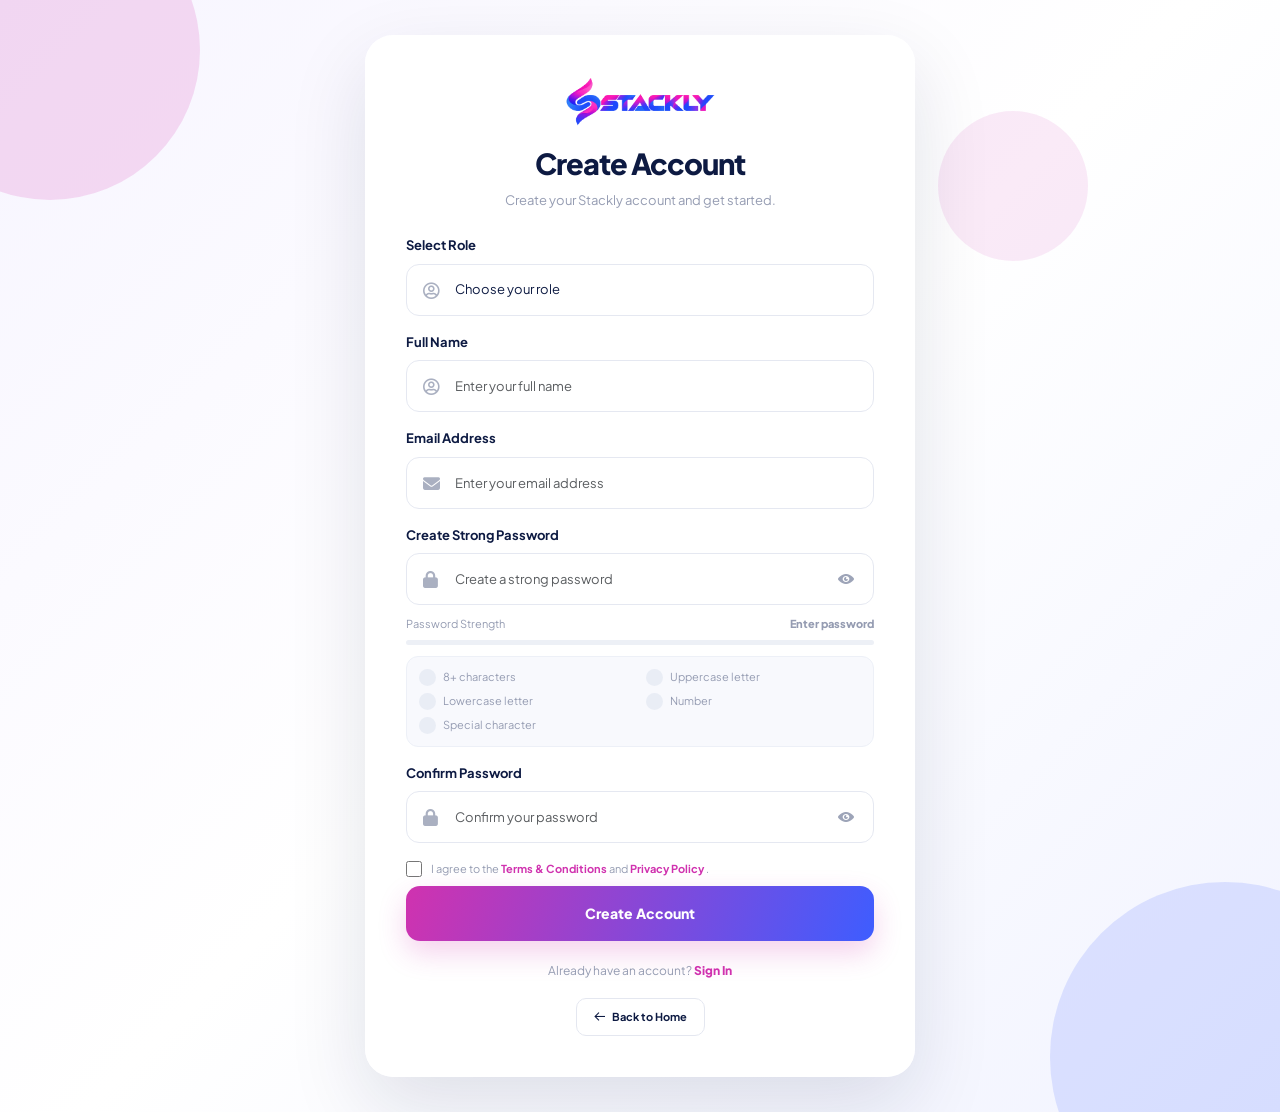
<file: signup.html>
<!DOCTYPE html>
<html lang="en">

<head>
    <meta charset="UTF-8">
    <meta name="viewport" content="width=device-width, initial-scale=1.0">

    <title>Sign Up || Stackly</title>

    <link rel="preconnect" href="https://fonts.googleapis.com">
    <link rel="preconnect" href="https://fonts.gstatic.com" crossorigin>
    <link rel="stylesheet"
      href="https://cdnjs.cloudflare.com/ajax/libs/font-awesome/6.5.2/css/all.min.css">

    <link href="https://fonts.googleapis.com/css2?family=Plus+Jakarta+Sans:wght@400;500;600;700;800&display=swap"
        rel="stylesheet">

    <link rel="stylesheet" href="assets/vendors/bootstrap/css/bootstrap.min.css">
    <link rel="stylesheet" href="assets/vendors/stackly-icons/style.css">

    <style>
        :root {
            --primary: #D032AF;
            --secondary: #3E5DFF;
            --dark: #0D1A42;
            --text: #959CB2;
            --light: #F1F3FF;
            --white: #ffffff;
            --danger: #e5484d;
            --success: #22a06b;
            --warning: #f5a623;
        }

        * {
            box-sizing: border-box;
        }

        body {
            margin: 0;
            min-height: 100vh;
            font-family: "Plus Jakarta Sans", sans-serif;
            background: linear-gradient(135deg, #f7f5ff, #ffffff, #f1f3ff);
            color: var(--dark);
            overflow-x: hidden;
        }

        .auth-page {
            position: relative;
            min-height: 100vh;
            display: flex;
            align-items: center;
            justify-content: center;
            padding: 35px 20px;
            overflow: hidden;
        }

        /* Animated Background */

        .bg-shape {
            position: absolute;
            border-radius: 50%;
            animation: floating 8s ease-in-out infinite;
            pointer-events: none;
        }

        .shape-one {
            width: 300px;
            height: 300px;
            left: -100px;
            top: -100px;
            background: rgba(208, 50, 175, .16);
        }

        .shape-two {
            width: 350px;
            height: 350px;
            right: -120px;
            bottom: -120px;
            background: rgba(62, 93, 255, .15);
            animation-delay: 2s;
        }

        .shape-three {
            width: 150px;
            height: 150px;
            right: 15%;
            top: 10%;
            background: rgba(208, 50, 175, .10);
            animation-delay: 4s;
        }

        @keyframes floating {

            0%,
            100% {
                transform: translate(0, 0) scale(1);
            }

            50% {
                transform: translate(20px, -25px) scale(1.08);
            }
        }

        .auth-container {
            width: 100%;
            max-width: 550px;
            position: relative;
            z-index: 2;
        }

        .auth-card {
            padding: 40px;
            border-radius: 28px;
            background: rgba(255, 255, 255, .94);
            border: 1px solid rgba(255, 255, 255, .8);
            box-shadow: 0 30px 80px rgba(13, 26, 66, .12);
            backdrop-filter: blur(20px);
            animation: cardAnimation .8s ease forwards;
        }

        @keyframes cardAnimation {

            from {
                opacity: 0;
                transform: translateY(35px) scale(.97);
            }

            to {
                opacity: 1;
                transform: translateY(0) scale(1);
            }

        }

        .auth-logo {
            text-align: center;
            margin-bottom: 20px;
        }

        .auth-logo img {
            width: 150px;
            max-width: 100%;
        }

        .auth-heading {
            text-align: center;
            margin-bottom: 25px;
        }

        .auth-heading h1 {
            margin: 0 0 8px;
            color: var(--dark);
            font-size: 29px;
            font-weight: 800;
            letter-spacing: -1px;
        }

        .auth-heading p {
            margin: 0;
            color: var(--text);
            font-size: 13px;
            line-height: 1.7;
        }

        .form-group {
            margin-bottom: 17px;
        }

        .form-group label {
            display: block;
            margin-bottom: 8px;
            color: var(--dark);
            font-size: 13px;
            font-weight: 700;
        }

        .input-wrap {
            position: relative;
        }

        .input-wrap > i {
            position: absolute;
            left: 17px;
            top: 50%;
            transform: translateY(-50%);
            color: #aab0c1;
            font-size: 17px;
            pointer-events: none;
            transition: .3s ease;
        }

        .form-control,
        .form-select {
            width: 100%;
            height: 52px;
            padding: 0 17px 0 48px;
            border: 1px solid #e5e8f1;
            border-radius: 13px;
            background: #fff;
            color: var(--dark);
            font-family: inherit;
            font-size: 13px;
            outline: none;
            transition: .3s ease;
        }

        .form-control:focus,
        .form-select:focus {
            border-color: var(--primary);
            box-shadow: 0 0 0 4px rgba(208, 50, 175, .08);
        }

        .input-wrap:focus-within > i {
            color: var(--primary);
        }

        .password-wrap .form-control {
            padding-right: 52px;
        }

        .password-toggle {
            position: absolute;
            right: 11px;
            top: 50%;
            transform: translateY(-50%);
            width: 35px;
            height: 35px;
            border: 0;
            border-radius: 8px;
            background: transparent;
            color: #9da4b8;
            cursor: pointer;
            transition: .3s ease;
        }

        .password-toggle:hover {
            color: var(--primary);
            background: rgba(208, 50, 175, .07);
        }

        /* Validation */

        .form-control.invalid,
        .form-select.invalid {
            border-color: var(--danger);
            box-shadow: 0 0 0 4px rgba(229, 72, 77, .06);
        }

        .form-control.valid,
        .form-select.valid {
            border-color: var(--success);
        }

        .field-error {
            display: none;
            margin-top: 6px;
            color: var(--danger);
            font-size: 11px;
            font-weight: 600;
        }

        .field-error.show {
            display: block;
        }

        /* Password Strength */

        .password-strength {
            margin-top: 11px;
        }

        .strength-header {
            display: flex;
            justify-content: space-between;
            align-items: center;
            margin-bottom: 7px;
            color: var(--text);
            font-size: 11px;
        }

        #strengthText {
            font-weight: 800;
        }

        .strength-bar {
            height: 5px;
            width: 100%;
            background: #edf0f6;
            border-radius: 20px;
            overflow: hidden;
        }

        #strengthProgress {
            display: block;
            width: 0;
            height: 100%;
            border-radius: 20px;
            transition: width .35s ease, background .35s ease;
        }

        /* Requirements */

        .password-requirements {
            display: grid;
            grid-template-columns: 1fr 1fr;
            gap: 7px 12px;
            margin-top: 11px;
            padding: 12px;
            background: #f8f9fd;
            border: 1px solid #edf0f7;
            border-radius: 12px;
        }

        .requirement {
            display: flex;
            align-items: center;
            gap: 7px;
            color: #959CB2;
            font-size: 11px;
            transition: .3s ease;
        }

        .check-icon {
            width: 17px;
            height: 17px;
            border-radius: 50%;
            display: flex;
            align-items: center;
            justify-content: center;
            flex-shrink: 0;
            background: #e9edf5;
            color: transparent;
            font-size: 10px;
            font-weight: 800;
            transition: .3s ease;
        }

        .requirement.valid {
            color: var(--success);
        }

        .requirement.valid .check-icon {
            background: var(--success);
            color: #fff;
        }

        /* Confirm */

        .confirm-message {
            display: block;
            margin-top: 6px;
            font-size: 11px;
            font-weight: 700;
        }

        .confirm-message.success {
            color: var(--success);
        }

        .confirm-message.error {
            color: var(--danger);
        }

        /* Terms */

        .terms {
            display: flex;
            align-items: flex-start;
            gap: 9px;
            margin: 17px 0 8px;
            color: var(--text);
            font-size: 11px;
            line-height: 1.6;
            cursor: pointer;
        }

        .terms input {
            width: 16px;
            height: 16px;
            margin-top: 1px;
            flex-shrink: 0;
            accent-color: var(--primary);
        }

        .terms a {
            color: var(--primary);
            font-weight: 700;
            text-decoration: none;
        }

        .terms-error {
            display: none;
            margin-bottom: 14px;
            color: var(--danger);
            font-size: 11px;
            font-weight: 700;
        }

        .terms-error.show {
            display: block;
        }

        /* Button */

        .auth-btn {
            width: 100%;
            height: 55px;
            border: 0;
            border-radius: 14px;
            background: linear-gradient(110deg, var(--primary), var(--secondary));
            color: #fff;
            font-family: inherit;
            font-size: 14px;
            font-weight: 800;
            cursor: pointer;
            box-shadow: 0 12px 28px rgba(208, 50, 175, .22);
            transition: .35s ease;
        }

        .auth-btn:hover {
            transform: translateY(-2px);
            box-shadow: 0 17px 35px rgba(62, 93, 255, .22);
        }

        .auth-bottom {
            text-align: center;
            margin-top: 21px;
            color: var(--text);
            font-size: 12px;
        }

        .auth-bottom a {
            color: var(--primary);
            font-weight: 800;
            text-decoration: none;
        }

        .home-btn {
            width: fit-content;
            margin: 18px auto 0;
            padding: 10px 17px;
            display: flex;
            align-items: center;
            gap: 7px;
            border: 1px solid #e4e7f0;
            border-radius: 10px;
            color: var(--dark);
            background: #fff;
            font-size: 11px;
            font-weight: 700;
            text-decoration: none;
            transition: .3s ease;
        }

        .home-btn:hover {
            color: var(--primary);
            border-color: rgba(208, 50, 175, .3);
            transform: translateY(-2px);
        }

        /* Success Overlay */

        .success-overlay {
            position: fixed;
            inset: 0;
            z-index: 9999;
            display: none;
            align-items: center;
            justify-content: center;
            padding: 20px;
            background: rgba(13, 26, 66, .58);
            backdrop-filter: blur(10px);
        }

        .success-overlay.show {
            display: flex;
        }

        .success-box {
            width: 100%;
            max-width: 390px;
            padding: 38px 30px;
            border-radius: 25px;
            background: #fff;
            text-align: center;
            box-shadow: 0 30px 80px rgba(13, 26, 66, .25);
            animation: successBox .5s ease forwards;
        }

        @keyframes successBox {

            from {
                opacity: 0;
                transform: scale(.8) translateY(20px);
            }

            to {
                opacity: 1;
                transform: scale(1) translateY(0);
            }

        }

        .success-image {
            width: 84px;
            height: 84px;
            margin: 0 auto 20px;
            border-radius: 50%;
            display: flex;
            align-items: center;
            justify-content: center;
            background: rgba(34, 160, 107, .10);
            border: 7px solid rgba(34, 160, 107, .08);
            animation: successPulse 1.5s ease infinite;
        }

        .success-image::before {
            content: "✓";
            width: 56px;
            height: 56px;
            border-radius: 50%;
            display: flex;
            align-items: center;
            justify-content: center;
            background: var(--success);
            color: #fff;
            font-size: 30px;
            font-weight: 800;
        }

        @keyframes successPulse {

            0%,
            100% {
                transform: scale(1);
            }

            50% {
                transform: scale(1.06);
            }

        }

        .success-box h2 {
            margin: 0 0 9px;
            color: var(--dark);
            font-size: 23px;
            font-weight: 800;
        }

        .success-box p {
            margin: 0;
            color: var(--text);
            font-size: 12px;
            line-height: 1.7;
        }

        .redirect-loader {
            width: 100%;
            height: 4px;
            margin-top: 22px;
            background: #edf0f6;
            border-radius: 10px;
            overflow: hidden;
        }

        .redirect-loader span {
            display: block;
            width: 0;
            height: 100%;
            background: linear-gradient(
                90deg,
                var(--primary),
                var(--secondary)
            );
            animation: redirectProgress 2.5s linear forwards;
        }

        @keyframes redirectProgress {
            to {
                width: 100%;
            }
        }

        @media (max-width: 575px) {

            .auth-page {
                padding: 20px 14px;
            }

            .auth-card {
                padding: 29px 21px;
                border-radius: 22px;
            }

            .auth-heading h1 {
                font-size: 25px;
            }

            .password-requirements {
                grid-template-columns: 1fr;
            }
        }
    </style>
</head>

<body>

    <main class="auth-page">

        <span class="bg-shape shape-one"></span>
        <span class="bg-shape shape-two"></span>
        <span class="bg-shape shape-three"></span>

        <div class="auth-container">

            <div class="auth-card">

                <div class="auth-logo">
                    <a href="index.html">
                        <img src="assets/images/logo.webp" alt="Stackly">
                    </a>
                </div>

                <div class="auth-heading">
                    <h1>Create Account</h1>
                    <p>Create your Stackly account and get started.</p>
                </div>

                <form id="signupForm" novalidate>

                    <!-- Role -->

                    <div class="form-group">

                        <label for="role">Select Role</label>

                        <div class="input-wrap">

                            <i class="icon-user"></i>

                            <select id="role" class="form-select">

                                <option value="">
                                    Choose your role
                                </option>

                                <option value="user">
                                    User
                                </option>

                                <option value="admin">
                                    Admin
                                </option>

                            </select>

                        </div>

                        <span class="field-error" id="roleError">
                            Please select your role.
                        </span>

                    </div>

                    <!-- Name -->

                    <div class="form-group">

                        <label for="fullName">
                            Full Name
                        </label>

                        <div class="input-wrap">

                            <i class="icon-user"></i>

                            <input
                                type="text"
                                id="fullName"
                                class="form-control"
                                placeholder="Enter your full name"
                                autocomplete="name"
                            >

                        </div>

                        <span class="field-error" id="nameError">
                            Please enter at least 3 characters.
                        </span>

                    </div>

                    <!-- Email -->

                    <div class="form-group">

                        <label for="email">
                            Email Address
                        </label>

                        <div class="input-wrap">

                            <i class="fa-solid fa-envelope"></i>

                            <input
                                type="email"
                                id="email"
                                class="form-control"
                                placeholder="Enter your email address"
                                autocomplete="email"
                            >

                        </div>

                        <span class="field-error" id="emailError">
                            Please enter a valid email address.
                        </span>

                    </div>

                    <!-- Strong Password -->

                    <div class="form-group">

                        <label for="password">
                            Create Strong Password
                        </label>

                        <div class="input-wrap password-wrap">

                            <i class="fa-solid fa-lock"></i>

                            <input
                                type="password"
                                id="password"
                                class="form-control"
                                placeholder="Create a strong password"
                                autocomplete="new-password"
                            >

                            <button
                                type="button"
                                class="password-toggle"
                                id="togglePassword">

                                <i class="icon-eye"></i>

                            </button>

                        </div>

                        <!-- Strength -->

                        <div class="password-strength">

                            <div class="strength-header">

                                <span>
                                    Password Strength
                                </span>

                                <strong id="strengthText">
                                    Enter password
                                </strong>

                            </div>

                            <div class="strength-bar">
                                <span id="strengthProgress"></span>
                            </div>

                        </div>

                        <!-- Requirements -->

                        <div class="password-requirements">

                            <div class="requirement" id="lengthCheck">
                                <span class="check-icon">✓</span>
                                <span>8+ characters</span>
                            </div>

                            <div class="requirement" id="uppercaseCheck">
                                <span class="check-icon">✓</span>
                                <span>Uppercase letter</span>
                            </div>

                            <div class="requirement" id="lowercaseCheck">
                                <span class="check-icon">✓</span>
                                <span>Lowercase letter</span>
                            </div>

                            <div class="requirement" id="numberCheck">
                                <span class="check-icon">✓</span>
                                <span>Number</span>
                            </div>

                            <div class="requirement" id="specialCheck">
                                <span class="check-icon">✓</span>
                                <span>Special character</span>
                            </div>

                        </div>

                        <span class="field-error" id="passwordError">
                            Password must satisfy all requirements.
                        </span>

                    </div>

                    <!-- Confirm Password -->

                    <div class="form-group">

                        <label for="confirmPassword">
                            Confirm Password
                        </label>

                        <div class="input-wrap password-wrap">

                            <i class="fa-solid fa-lock"></i>

                            <input
                                type="password"
                                id="confirmPassword"
                                class="form-control"
                                placeholder="Confirm your password"
                                autocomplete="new-password"
                            >

                            <button
                                type="button"
                                class="password-toggle"
                                id="toggleConfirmPassword">

                                <i class="icon-eye"></i>

                            </button>

                        </div>

                        <small
                            id="confirmMessage"
                            class="confirm-message">
                        </small>

                    </div>

                    <!-- Terms -->

                    <label class="terms">

                        <input
                            type="checkbox"
                            id="terms"
                        >

                        <span>
                            I agree to the
                            <a href="404.html">
                                Terms & Conditions
                            </a>
                            and
                            <a href="404.html">
                                Privacy Policy
                            </a>.
                        </span>

                    </label>

                    <div class="terms-error" id="termsError">
                        Please accept the Terms & Conditions.
                    </div>

                    <button
                        type="submit"
                        class="auth-btn">
                        Create Account
                    </button>

                </form>

                <div class="auth-bottom">
                    Already have an account?
                    <a href="login.html">
                        Sign In
                    </a>
                </div>

                <a href="index.html" class="home-btn">
                    <i class="icon-left-arrow"></i>
                    Back to Home
                </a>

            </div>

        </div>

    </main>

    <!-- Success -->

    <div
        class="success-overlay"
        id="successOverlay">

        <div class="success-box">

            <div class="success-image"></div>

            <h2>
                Registration Successful!
            </h2>

            <p>
                Your account has been created successfully.
                Redirecting you to Sign In...
            </p>

            <div class="redirect-loader">
                <span></span>
            </div>

        </div>

    </div>

    <script>

        const signupForm =
            document.getElementById("signupForm");

        const role =
            document.getElementById("role");

        const fullName =
            document.getElementById("fullName");

        const email =
            document.getElementById("email");

        const password =
            document.getElementById("password");

        const confirmPassword =
            document.getElementById("confirmPassword");

        const terms =
            document.getElementById("terms");

        const roleError =
            document.getElementById("roleError");

        const nameError =
            document.getElementById("nameError");

        const emailError =
            document.getElementById("emailError");

        const passwordError =
            document.getElementById("passwordError");

        const termsError =
            document.getElementById("termsError");

        const confirmMessage =
            document.getElementById("confirmMessage");

        const strengthText =
            document.getElementById("strengthText");

        const strengthProgress =
            document.getElementById("strengthProgress");

        const checks = {

            length:
                document.getElementById("lengthCheck"),

            uppercase:
                document.getElementById("uppercaseCheck"),

            lowercase:
                document.getElementById("lowercaseCheck"),

            number:
                document.getElementById("numberCheck"),

            special:
                document.getElementById("specialCheck")

        };

        function validateEmail(value) {

            return /^[^\s@]+@[^\s@]+\.[^\s@]{2,}$/i
                .test(value);

        }

        function updateRequirement(element, valid) {

            element.classList.toggle(
                "valid",
                valid
            );

            element.classList.toggle(
                "invalid",
                !valid
            );

        }

        function validateStrongPassword(value) {

            const rules = {

                length:
                    value.length >= 8,

                uppercase:
                    /[A-Z]/.test(value),

                lowercase:
                    /[a-z]/.test(value),

                number:
                    /[0-9]/.test(value),

                special:
                    /[^A-Za-z0-9]/.test(value)

            };

            updateRequirement(
                checks.length,
                rules.length
            );

            updateRequirement(
                checks.uppercase,
                rules.uppercase
            );

            updateRequirement(
                checks.lowercase,
                rules.lowercase
            );

            updateRequirement(
                checks.number,
                rules.number
            );

            updateRequirement(
                checks.special,
                rules.special
            );

            const score =
                Object.values(rules)
                    .filter(Boolean)
                    .length;

            let percentage = 0;
            let text = "Enter password";

            if (!value) {

                percentage = 0;
                text = "Enter password";

            } else if (score <= 2) {

                percentage = 25;
                text = "Weak";

            } else if (score === 3) {

                percentage = 50;
                text = "Medium";

            } else if (score === 4) {

                percentage = 75;
                text = "Good";

            } else {

                percentage = 100;
                text = "Strong";

            }

            strengthProgress.style.width =
                percentage + "%";

            strengthText.textContent =
                text;

            if (score <= 2) {

                strengthProgress.style.background =
                    "#e5484d";

                strengthText.style.color =
                    "#e5484d";

            } else if (score === 3) {

                strengthProgress.style.background =
                    "#f5a623";

                strengthText.style.color =
                    "#f5a623";

            } else if (score === 4) {

                strengthProgress.style.background =
                    "#3E5DFF";

                strengthText.style.color =
                    "#3E5DFF";

            } else {

                strengthProgress.style.background =
                    "#22a06b";

                strengthText.style.color =
                    "#22a06b";

            }

            return Object.values(rules)
                .every(Boolean);

        }

        function validateConfirmPassword() {

            if (!confirmPassword.value) {

                confirmMessage.textContent = "";

                confirmMessage.className =
                    "confirm-message";

                confirmPassword.classList.remove(
                    "valid",
                    "invalid"
                );

                return false;
            }

            if (
                password.value ===
                confirmPassword.value
            ) {

                confirmMessage.textContent =
                    "✓ Passwords match";

                confirmMessage.className =
                    "confirm-message success";

                confirmPassword.classList.remove(
                    "invalid"
                );

                confirmPassword.classList.add(
                    "valid"
                );

                return true;

            }

            confirmMessage.textContent =
                "Passwords do not match";

            confirmMessage.className =
                "confirm-message error";

            confirmPassword.classList.remove(
                "valid"
            );

            confirmPassword.classList.add(
                "invalid"
            );

            return false;

        }

        /* Role */

        role.addEventListener(
            "change",
            function () {

                if (this.value) {

                    this.classList.remove(
                        "invalid"
                    );

                    this.classList.add(
                        "valid"
                    );

                    roleError.classList.remove(
                        "show"
                    );

                }

            }
        );

        /* Name */

        fullName.addEventListener(
            "input",
            function () {

                if (
                    this.value.trim().length >= 3
                ) {

                    this.classList.remove(
                        "invalid"
                    );

                    this.classList.add(
                        "valid"
                    );

                    nameError.classList.remove(
                        "show"
                    );

                }

            }
        );

        /* Email */

        email.addEventListener(
            "input",
            function () {

                if (
                    validateEmail(
                        this.value.trim()
                    )
                ) {

                    this.classList.remove(
                        "invalid"
                    );

                    this.classList.add(
                        "valid"
                    );

                    emailError.classList.remove(
                        "show"
                    );

                }

            }
        );

        /* Password */

        password.addEventListener(
            "input",
            function () {

                const strong =
                    validateStrongPassword(
                        this.value
                    );

                if (strong) {

                    this.classList.remove(
                        "invalid"
                    );

                    this.classList.add(
                        "valid"
                    );

                    passwordError.classList.remove(
                        "show"
                    );

                } else {

                    this.classList.remove(
                        "valid"
                    );

                }

                validateConfirmPassword();

            }
        );

        /* Confirm Password */

        confirmPassword.addEventListener(
            "input",
            validateConfirmPassword
        );

        /* Terms */

        terms.addEventListener(
            "change",
            function () {

                if (this.checked) {

                    termsError.classList.remove(
                        "show"
                    );

                }

            }
        );

        /* Password Visibility */

        document
            .getElementById("togglePassword")
            .addEventListener(
                "click",
                function () {

                    if (
                        password.type ===
                        "password"
                    ) {

                        password.type =
                            "text";

                        this.innerHTML =
                            '<i class="icon-eye-off"></i>';

                    } else {

                        password.type =
                            "password";

                        this.innerHTML =
                            '<i class="icon-eye"></i>';

                    }

                }
            );

        document
            .getElementById("toggleConfirmPassword")
            .addEventListener(
                "click",
                function () {

                    if (
                        confirmPassword.type ===
                        "password"
                    ) {

                        confirmPassword.type =
                            "text";

                        this.innerHTML =
                            '<i class="icon-eye-off"></i>';

                    } else {

                        confirmPassword.type =
                            "password";

                        this.innerHTML =
                            '<i class="icon-eye"></i>';

                    }

                }
            );

        /* Submit */

        signupForm.addEventListener(
            "submit",
            function (e) {

                e.preventDefault();

                let valid = true;

                /* Role */

                if (!role.value) {

                    role.classList.add(
                        "invalid"
                    );

                    roleError.classList.add(
                        "show"
                    );

                    valid = false;

                }

                /* Name */

                if (
                    fullName.value.trim().length < 3
                ) {

                    fullName.classList.add(
                        "invalid"
                    );

                    nameError.classList.add(
                        "show"
                    );

                    valid = false;

                }

                /* Email */

                if (
                    !validateEmail(
                        email.value.trim()
                    )
                ) {

                    email.classList.add(
                        "invalid"
                    );

                    emailError.classList.add(
                        "show"
                    );

                    valid = false;

                }

                /* Strong Password */

                if (
                    !validateStrongPassword(
                        password.value
                    )
                ) {

                    password.classList.add(
                        "invalid"
                    );

                    passwordError.classList.add(
                        "show"
                    );

                    valid = false;

                }

                /* Confirm */

                if (
                    !validateConfirmPassword()
                ) {

                    valid = false;

                }

                /* Terms */

                if (!terms.checked) {

                    termsError.classList.add(
                        "show"
                    );

                    valid = false;

                }

                if (!valid) {

                    const firstInvalid =
                        document.querySelector(
                            ".invalid"
                        );

                    if (firstInvalid) {

                        firstInvalid.scrollIntoView({
                            behavior: "smooth",
                            block: "center"
                        });

                        firstInvalid.focus();

                    }

                    return;

                }

                /* Success */

                document
                    .getElementById("successOverlay")
                    .classList.add("show");

                setTimeout(
                    function () {

                        window.location.href =
                            "login.html";

                    },
                    2500
                );

            }
        );

    </script>

</body>

</html>
</file>
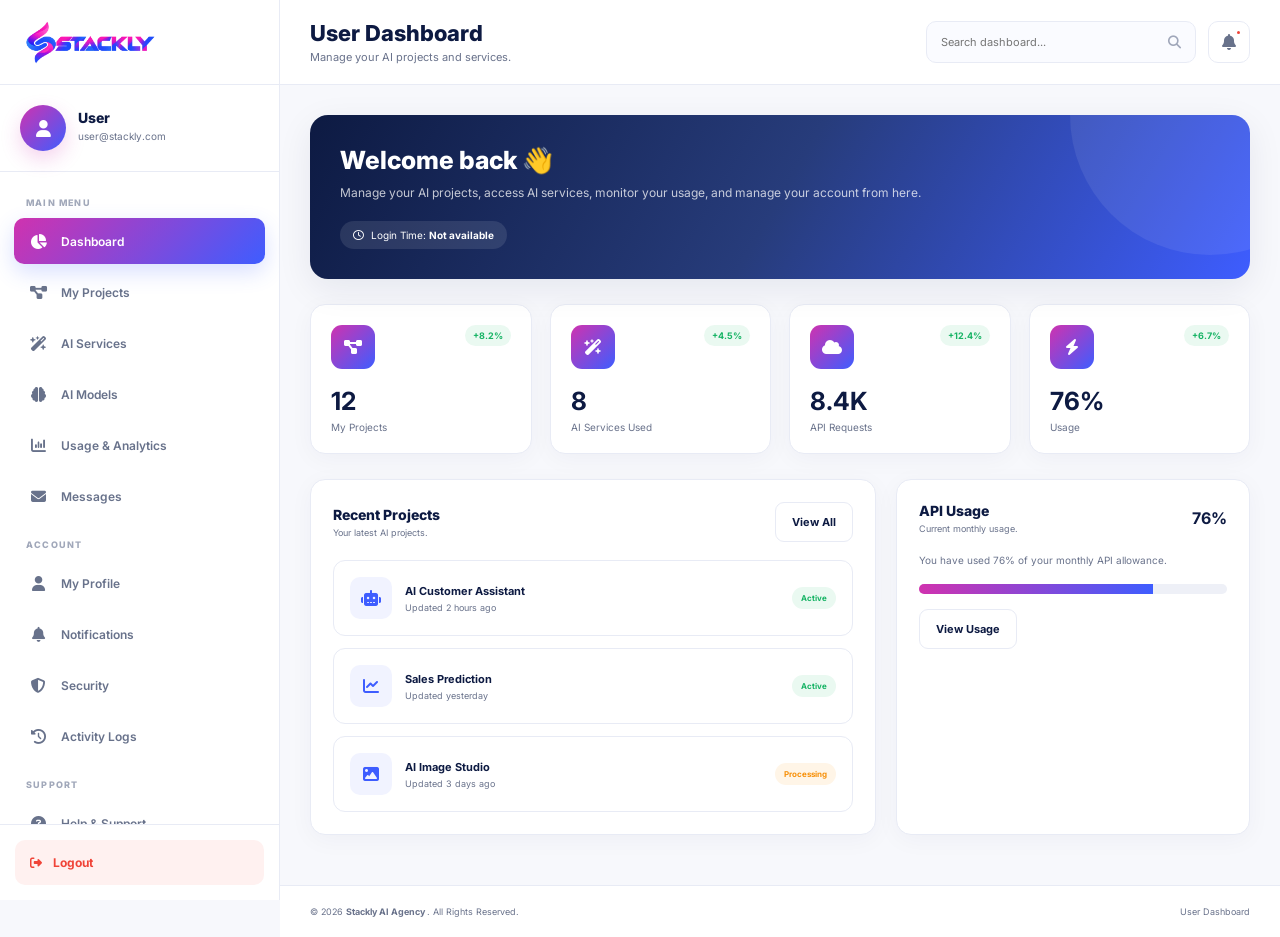
<file: user-dashboard.html>
<!DOCTYPE html>
<html lang="en">

<head>

    <meta charset="UTF-8">
    <meta name="viewport" content="width=device-width, initial-scale=1.0">

    <title>User Dashboard || Stackly AI Agency</title>

    <link rel="icon" type="image/png" href="assets/images/logo.webp">

    <!-- Google Font -->
    <link rel="preconnect" href="https://fonts.googleapis.com">
    <link rel="preconnect" href="https://fonts.gstatic.com" crossorigin>
    

    <link
        href="https://fonts.googleapis.com/css2?family=Inter:wght@400;500;600;700;800&display=swap"
        rel="stylesheet">

    <!-- Font Awesome -->
    <link
        rel="stylesheet"
        href="https://cdnjs.cloudflare.com/ajax/libs/font-awesome/6.5.2/css/all.min.css">


    <style>

               html, body {
    overflow-x: hidden;
    width: 100%;
}


        :root {
            --primary: #D032AF;
            --secondary: #3E5DFF;
            --dark: #0D1A42;
            --text: #69728B;
            --light: #F1F3FF;
            --white: #FFFFFF;
            --border: #E8EBF5;
            --success: #16B364;
            --warning: #F79009;
            --danger: #F04438;

            --sidebar-width: 280px;

            --shadow:
                0 10px 35px rgba(13, 26, 66, 0.08);
        }


        * {
            margin: 0;
            padding: 0;
            box-sizing: border-box;
        }


        html {
            scroll-behavior: smooth;
        }


        body {
            font-family: "Inter", sans-serif;
            background: #F7F8FC;
            color: var(--dark);
            overflow-x: hidden;
        }


        a {
            text-decoration: none;
            color: inherit;
        }


        button,
        input,
        select,
        textarea {
            font-family: inherit;
        }


        button {
            cursor: pointer;
        }


        /* ==========================================
           SIDEBAR
        ========================================== */

        .sidebar {
            position: fixed;
            top: 0;
            left: 0;

            width: var(--sidebar-width);
            height: 100vh;

            background: var(--white);

            border-right: 1px solid var(--border);

            z-index: 1000;

            display: flex;
            flex-direction: column;

            transition: 0.35s ease;
        }


        .sidebar-logo {
            height: 85px;

            padding: 20px 25px;

            display: flex;
            align-items: center;

            border-bottom: 1px solid var(--border);
        }


        .sidebar-logo img {
            width: 130px;
            height: auto;
            display: block;
        }


        /* ==========================================
           USER PROFILE
        ========================================== */

        .user-profile {
            padding: 20px;

            display: flex;
            align-items: center;

            gap: 12px;

            border-bottom: 1px solid var(--border);
        }


        .profile-avatar {
            width: 46px;
            height: 46px;

            min-width: 46px;

            border-radius: 50%;

            display: flex;
            align-items: center;
            justify-content: center;

            color: #FFFFFF;

            background:
                linear-gradient(
                    135deg,
                    var(--primary),
                    var(--secondary)
                );

            box-shadow:
                0 8px 20px rgba(208, 50, 175, 0.22);
        }


        .profile-avatar i {
            font-size: 17px;
        }


        .profile-info {
            min-width: 0;
        }


        .profile-info h4 {
            font-size: 14px;
            font-weight: 800;
            margin-bottom: 4px;
        }


        .profile-email {
            display: block;

            max-width: 180px;

            overflow: hidden;
            text-overflow: ellipsis;
            white-space: nowrap;

            color: var(--text);

            font-size: 10px;

            margin-bottom: 5px;
        }


        .user-badge {
            display: inline-flex;

            align-items: center;

            gap: 5px;

            color: var(--primary);

            font-size: 9px;

            font-weight: 700;
        }


        .user-badge i {
            font-size: 7px;
        }


        /* ==========================================
           SIDEBAR MENU
        ========================================== */

        .sidebar-menu {
            flex: 1;

            padding: 20px 14px;

            overflow-y: auto;
        }


        .sidebar-menu::-webkit-scrollbar {
            width: 4px;
        }


        .sidebar-menu::-webkit-scrollbar-thumb {
            background: #DDE1EF;
            border-radius: 10px;
        }


        .menu-title {
            padding: 0 12px 10px;

            margin-top: 5px;

            color: #A1A8BA;

            font-size: 9px;

            font-weight: 800;

            letter-spacing: 1.2px;

            text-transform: uppercase;
        }


        .menu-title:not(:first-child) {
            margin-top: 20px;
        }


        .menu-item {
            width: 100%;

            min-height: 46px;

            margin-bottom: 5px;

            padding: 11px 14px;

            display: flex;
            align-items: center;

            gap: 12px;

            border-radius: 10px;

            color: #68728B;

            font-size: 12px;

            font-weight: 600;

            cursor: pointer;

            transition: 0.25s ease;
        }


        .menu-item > i:first-child {
            width: 21px;

            min-width: 21px;

            text-align: center;

            font-size: 15px;
        }


        .menu-item:hover {
            color: var(--primary);

            background: #FFF2FB;

            transform: translateX(3px);
        }


        .menu-item.active {
            color: #FFFFFF;

            background:
                linear-gradient(
                    135deg,
                    var(--primary),
                    var(--secondary)
                );

            box-shadow:
                0 8px 22px rgba(62, 93, 255, 0.20);
        }


        .menu-item.active:hover {
            color: #FFFFFF;
            transform: none;
        }


        /* ==========================================
           LOGOUT
        ========================================== */

        .sidebar-bottom {
            padding: 15px;

            border-top: 1px solid var(--border);
        }


        .logout-btn {
            width: 100%;

            min-height: 45px;

            border: 0;

            border-radius: 10px;

            background: #FFF1F0;

            color: var(--danger);

            display: flex;

            align-items: center;

            gap: 11px;

            padding: 12px 15px;

            font-size: 12px;

            font-weight: 700;

            transition: 0.25s ease;
        }


        .logout-btn:hover {
            color: #FFFFFF;
            background: var(--danger);
        }


        /* ==========================================
           MAIN
        ========================================== */

        .main {
            margin-left: var(--sidebar-width);

            min-height: 100vh;
        }


        /* ==========================================
           TOPBAR
        ========================================== */

        .topbar {
            position: sticky;

            top: 0;

            z-index: 900;

            height: 85px;

            padding: 0 30px;

            background:
                rgba(255,255,255,0.96);

            backdrop-filter: blur(12px);

            border-bottom:
                1px solid var(--border);

            display: flex;

            align-items: center;

            justify-content: space-between;

            gap: 20px;
        }


        .topbar-left {
            display: flex;

            align-items: center;

            gap: 14px;
        }


        .mobile-menu-btn {
            display: none;

            width: 40px;
            height: 40px;

            border: 0;

            border-radius: 9px;

            background: var(--light);

            color: var(--dark);

            align-items: center;
            justify-content: center;
        }


        .page-heading h1 {
            font-size: 22px;

            font-weight: 800;

            margin-bottom: 4px;
        }


        .page-heading p {
            color: var(--text);

            font-size: 11px;
        }


        .topbar-right {
            display: flex;

            align-items: center;

            gap: 12px;
        }


        /* Search */

        .search-box {
            position: relative;

            width: 270px;
        }


        .search-box input {
            width: 100%;

            height: 42px;

            border:
                1px solid var(--border);

            border-radius: 10px;

            outline: none;

            padding:
                0 42px 0 14px;

            background: #FAFBFF;

            color: var(--dark);

            font-size: 11px;
        }


        .search-box input:focus {
            border-color:
                var(--secondary);

            background: #FFFFFF;

            box-shadow:
                0 0 0 3px
                rgba(62,93,255,0.08);
        }


        .search-box > i {
            position: absolute;

            right: 15px;

            top: 50%;

            transform:
                translateY(-50%);

            color: #A0A7BA;

            font-size: 13px;
        }


        /* Notification */

        .notification-btn {
            position: relative;

            width: 42px;
            height: 42px;

            border:
                1px solid var(--border);

            border-radius: 10px;

            background: #FFFFFF;

            color: #68728B;

            display: flex;

            align-items: center;
            justify-content: center;

            transition: 0.25s ease;
        }


        .notification-btn:hover {
            color: var(--primary);

            border-color:
                var(--primary);
        }


        .notification-dot {
            position: absolute;

            top: 7px;
            right: 7px;

            width: 7px;
            height: 7px;

            border-radius: 50%;

            background:
                var(--danger);

            border:
                2px solid #FFFFFF;
        }


        /* ==========================================
           CONTENT
        ========================================== */

        .content {
            padding: 30px;
        }


        .dashboard-section {
            display: none;

            animation:
                fadeIn 0.3s ease;
        }


        .dashboard-section.active {
            display: block;
        }


        @keyframes fadeIn {

            from {
                opacity: 0;
                transform: translateY(8px);
            }

            to {
                opacity: 1;
                transform: translateY(0);
            }

        }


        /* ==========================================
           WELCOME
        ========================================== */

        .welcome-card {
            position: relative;

            overflow: hidden;

            margin-bottom: 25px;

            padding: 30px;

            border-radius: 18px;

            color: #FFFFFF;

            background:
                linear-gradient(
                    120deg,
                    #0D1A42,
                    #273C7B,
                    #3E5DFF
                );

            box-shadow:
                var(--shadow);
        }


        .welcome-card::before {
            content: "";

            position: absolute;

            width: 280px;
            height: 280px;

            right: -100px;
            top: -140px;

            border-radius: 50%;

            background:
                rgba(255,255,255,0.08);
        }


        .welcome-content {
            position: relative;

            z-index: 2;
        }


        .welcome-content h2 {
            font-size: 25px;

            font-weight: 800;

            margin-bottom: 8px;
        }


        .welcome-content p {
            max-width: 650px;

            color:
                rgba(255,255,255,0.75);

            font-size: 12px;

            line-height: 1.7;

            margin-bottom: 18px;
        }


        .login-time {
            display: inline-flex;

            align-items: center;

            gap: 8px;

            padding: 8px 13px;

            border-radius: 30px;

            background:
                rgba(255,255,255,0.10);

            font-size: 10px;
        }


        /* ==========================================
           SECTION HEADER
        ========================================== */

        .section-header {
            display: flex;

            align-items: center;

            justify-content: space-between;

            gap: 20px;

            margin-bottom: 22px;
        }


        .section-header h2 {
            font-size: 22px;

            font-weight: 800;

            margin-bottom: 5px;
        }


        .section-header p {
            color: var(--text);

            font-size: 11px;
        }


        .primary-btn {
            display: inline-flex;

            align-items: center;

            justify-content: center;

            gap: 8px;

            min-height: 42px;

            padding: 0 18px;

            border: 0;

            border-radius: 9px;

            color: #FFFFFF;

            background:
                linear-gradient(
                    135deg,
                    var(--primary),
                    var(--secondary)
                );

            font-size: 11px;

            font-weight: 700;
        }


        .secondary-btn {
            display: inline-flex;

            align-items: center;

            justify-content: center;

            gap: 8px;

            min-height: 40px;

            padding: 0 16px;

            border:
                1px solid var(--border);

            border-radius: 9px;

            color: var(--dark);

            background: #FFFFFF;

            font-size: 11px;

            font-weight: 700;
        }


        /* ==========================================
           STAT CARDS
        ========================================== */

        .stats-grid {
            display: grid;

            grid-template-columns:
                repeat(4, 1fr);

            gap: 18px;

            margin-bottom: 25px;
        }


        .stat-card {
            padding: 20px;

            border:
                1px solid var(--border);

            border-radius: 15px;

            background: #FFFFFF;

            box-shadow:
                0 5px 25px
                rgba(13,26,66,0.04);
        }


        .stat-top {
            display: flex;

            align-items: flex-start;

            justify-content: space-between;

            margin-bottom: 17px;
        }


        .stat-icon {
            width: 44px;
            height: 44px;

            border-radius: 11px;

            color: #FFFFFF;

            background:
                linear-gradient(
                    135deg,
                    var(--primary),
                    var(--secondary)
                );

            display: flex;

            align-items: center;
            justify-content: center;
        }


        .stat-card h3 {
            font-size: 25px;

            margin-bottom: 5px;
        }


        .stat-card p {
            color: var(--text);

            font-size: 10px;
        }


        .stat-change {
            padding: 5px 8px;

            border-radius: 20px;

            font-size: 9px;

            font-weight: 700;
        }


        .stat-change.up {
            color: var(--success);

            background: #EAF9F1;
        }


        /* ==========================================
           CARDS
        ========================================== */

        .card {
            padding: 22px;

            border:
                1px solid var(--border);

            border-radius: 15px;

            background: #FFFFFF;

            box-shadow:
                0 5px 25px
                rgba(13,26,66,0.04);

            margin-bottom: 20px;
        }


        .card-title {
            display: flex;

            align-items: center;

            justify-content: space-between;

            gap: 15px;

            margin-bottom: 18px;
        }


        .card-title h3 {
            font-size: 14px;

            font-weight: 800;
        }


        .card-title p {
            color: var(--text);

            font-size: 9px;

            margin-top: 4px;
        }


        /* ==========================================
           TWO COLUMN
        ========================================== */

        .two-column {
            display: grid;

            grid-template-columns:
                1.6fr 1fr;

            gap: 20px;
        }


        /* ==========================================
           PROJECT GRID
        ========================================== */

        .project-grid {
            display: grid;

            grid-template-columns:
                repeat(3, 1fr);

            gap: 18px;
        }


        .project-card {
            padding: 20px;

            border:
                1px solid var(--border);

            border-radius: 14px;

            background: #FFFFFF;
        }


        .project-card-icon {
            width: 45px;
            height: 45px;

            margin-bottom: 15px;

            border-radius: 11px;

            color: #FFFFFF;

            background:
                linear-gradient(
                    135deg,
                    var(--primary),
                    var(--secondary)
                );

            display: flex;

            align-items: center;
            justify-content: center;
        }


        .project-card h4 {
            font-size: 13px;

            margin-bottom: 6px;
        }


        .project-card p {
            color: var(--text);

            font-size: 9px;

            line-height: 1.6;

            margin-bottom: 15px;
        }


        .project-progress {
            height: 6px;

            overflow: hidden;

            border-radius: 10px;

            background: #EEF0F7;

            margin-bottom: 8px;
        }


        .project-progress span {
            display: block;

            height: 100%;

            border-radius: inherit;

            background:
                linear-gradient(
                    90deg,
                    var(--primary),
                    var(--secondary)
                );
        }


        .project-bottom {
            display: flex;

            align-items: center;

            justify-content: space-between;

            color: var(--text);

            font-size: 9px;
        }


        /* ==========================================
           TABLE
        ========================================== */

        .table-wrapper {
            width: 100%;

            overflow-x: auto;
        }


        table {
            width: 100%;

            min-width: 650px;

            border-collapse: collapse;
        }


        th {
            padding: 12px 10px;

            text-align: left;

            color: #9AA2B8;

            font-size: 9px;

            text-transform: uppercase;

            border-bottom:
                1px solid var(--border);
        }


        td {
            padding: 14px 10px;

            color: #59647F;

            font-size: 10px;

            border-bottom:
                1px solid #F0F2F7;
        }


        /* ==========================================
           STATUS
        ========================================== */

        .status {
            display: inline-flex;

            align-items: center;

            gap: 5px;

            padding: 6px 9px;

            border-radius: 20px;

            font-size: 8px;

            font-weight: 700;
        }


        .status.active {
            color: var(--success);

            background: #EAF9F1;
        }


        .status.pending {
            color: var(--warning);

            background: #FFF5E7;
        }


        .status.blocked {
            color: var(--danger);

            background: #FFF0EF;
        }


        /* ==========================================
           ACTIVITY / MESSAGES
        ========================================== */

        .message-list {
            display: flex;

            flex-direction: column;

            gap: 12px;
        }


        .message-item {
            padding: 16px;

            border:
                1px solid var(--border);

            border-radius: 12px;

            display: flex;

            align-items: center;

            gap: 13px;

            background: #FFFFFF;
        }


        .message-icon {
            width: 42px;
            height: 42px;

            min-width: 42px;

            border-radius: 10px;

            color: var(--secondary);

            background: #F1F3FF;

            display: flex;

            align-items: center;
            justify-content: center;
        }


        .message-content {
            flex: 1;
        }


        .message-content h4 {
            font-size: 11px;

            margin-bottom: 4px;
        }


        .message-content p {
            color: var(--text);

            font-size: 9px;
        }


        /* ==========================================
           ACTIVITY
        ========================================== */

        .activity-list {
            display: flex;

            flex-direction: column;
        }


        .activity-item {
            display: flex;

            align-items: center;

            gap: 12px;

            padding: 15px 0;

            border-bottom:
                1px solid #F0F2F7;
        }


        .activity-item:last-child {
            border-bottom: 0;
        }


        .activity-icon {
            width: 38px;
            height: 38px;

            min-width: 38px;

            border-radius: 9px;

            background: #F1F3FF;

            color: var(--secondary);

            display: flex;

            align-items: center;
            justify-content: center;
        }


        .activity-content {
            flex: 1;
        }


        .activity-content h4 {
            font-size: 10px;

            margin-bottom: 4px;
        }


        .activity-content p {
            color: var(--text);

            font-size: 9px;
        }


        /* ==========================================
           PROFILE
        ========================================== */

        .profile-large {
            width: 85px;
            height: 85px;

            margin-bottom: 15px;

            border-radius: 50%;

            color: #FFFFFF;

            background:
                linear-gradient(
                    135deg,
                    var(--primary),
                    var(--secondary)
                );

            display: flex;

            align-items: center;
            justify-content: center;

            font-size: 28px;
        }


        .profile-details h3 {
            font-size: 20px;

            margin-bottom: 5px;
        }


        .profile-details p {
            color: var(--text);

            font-size: 10px;

            margin-bottom: 5px;
        }


        /* ==========================================
           SETTINGS
        ========================================== */

        .settings-list {
            display: flex;

            flex-direction: column;

            gap: 12px;
        }


        .setting-item {
            padding: 17px;

            border:
                1px solid var(--border);

            border-radius: 12px;

            display: flex;

            align-items: center;

            justify-content: space-between;

            gap: 20px;
        }


        .setting-item h4 {
            font-size: 11px;

            margin-bottom: 4px;
        }


        .setting-item p {
            color: var(--text);

            font-size: 9px;
        }


        .toggle {
            width: 42px;
            height: 23px;

            border: 0;

            border-radius: 20px;

            background: #DCE0EB;

            position: relative;
        }


        .toggle.active {
            background:
                var(--secondary);
        }


        .toggle::after {
            content: "";

            position: absolute;

            width: 17px;
            height: 17px;

            top: 3px;
            left: 3px;

            border-radius: 50%;

            background: #FFFFFF;

            transition: 0.2s ease;
        }


        .toggle.active::after {
            left: 22px;
        }


        /* ==========================================
           SUPPORT CARDS
        ========================================== */

        .service-grid {
            display: grid;

            grid-template-columns:
                repeat(2, 1fr);

            gap: 18px;
        }


        .service-card {
            padding: 22px;

            border:
                1px solid var(--border);

            border-radius: 14px;

            background: #FFFFFF;
        }


        .service-card-icon {
            width: 48px;
            height: 48px;

            border-radius: 12px;

            color: #FFFFFF;

            background:
                linear-gradient(
                    135deg,
                    var(--primary),
                    var(--secondary)
                );

            display: flex;

            align-items: center;
            justify-content: center;

            margin-bottom: 15px;
        }


        .service-card h4 {
            font-size: 13px;

            margin-bottom: 6px;
        }


        .service-card p {
            color: var(--text);

            font-size: 9px;

            line-height: 1.6;

            margin-bottom: 15px;
        }


        /* ==========================================
           USAGE
        ========================================== */

        .usage-progress {
            height: 10px;

            background: #EEF0F7;

            border-radius: 10px;

            overflow: hidden;

            margin: 15px 0;
        }


        .usage-progress span {
            display: block;

            height: 100%;

            background:
                linear-gradient(
                    90deg,
                    var(--primary),
                    var(--secondary)
                );
        }


        /* ==========================================
           FOOTER
        ========================================== */

        .footer {
            padding: 20px 30px;

            border-top:
                1px solid var(--border);

            background: #FFFFFF;

            display: flex;

            justify-content: space-between;

            color: var(--text);

            font-size: 9px;
        }


        /* ==========================================
           MOBILE SIDEBAR
        ========================================== */

        .sidebar-overlay {
            position: fixed;

            inset: 0;

            background:
                rgba(13,26,66,0.45);

            z-index: 999;

            display: none;
        }


        .sidebar-overlay.show {
            display: block;
        }


        /* ==========================================
           LOGOUT MODAL
        ========================================== */

        .modal-overlay {
            position: fixed;

            inset: 0;

            z-index: 3000;

            display: none;

            align-items: center;
            justify-content: center;

            padding: 20px;

            background:
                rgba(13,26,66,0.55);

            backdrop-filter: blur(5px);
        }


        .modal-overlay.show {
            display: flex;
        }


        .logout-modal {
            width: 100%;

            max-width: 390px;

            padding: 30px;

            border-radius: 18px;

            background: #FFFFFF;

            text-align: center;

            box-shadow:
                0 25px 70px
                rgba(13,26,66,0.25);
        }


        .modal-icon {
            width: 60px;
            height: 60px;

            margin: 0 auto 17px;

            border-radius: 50%;

            color: var(--danger);

            background: #FFF0EF;

            display: flex;

            align-items: center;
            justify-content: center;

            font-size: 22px;
        }


        .logout-modal h3 {
            font-size: 18px;

            margin-bottom: 8px;
        }


        .logout-modal p {
            color: var(--text);

            font-size: 11px;

            line-height: 1.6;

            margin-bottom: 20px;
        }


        .modal-buttons {
            display: flex;

            gap: 10px;
        }


        .modal-buttons button {
            flex: 1;

            height: 43px;

            border: 0;

            border-radius: 9px;

            font-size: 11px;

            font-weight: 700;
        }


        .cancel-btn {
            background: var(--light);

            color: var(--dark);
        }


        .confirm-logout {
            background: var(--danger);

            color: #FFFFFF;
        }


        /* ==========================================
           RESPONSIVE
        ========================================== */

        @media (max-width: 1200px) {

            .stats-grid {
                grid-template-columns:
                    repeat(2, 1fr);
            }

            .two-column {
                grid-template-columns: 1fr;
            }

            .project-grid {
                grid-template-columns:
                    repeat(2, 1fr);
            }

        }


        @media (max-width: 991px) {

            .sidebar {
                transform:
                    translateX(-100%);
            }


            .sidebar.open {
                transform:
                    translateX(0);
            }


            .main {
                margin-left: 0;
            }


            .mobile-menu-btn {
                display: flex;
            }


            .search-box {
                width: 220px;
            }

        }


        @media (max-width: 767px) {

            .topbar {
                height: 75px;

                padding:
                    0 18px;
            }


            .content {
                padding:
                    20px 18px;
            }


            .page-heading h1 {
                font-size: 18px;
            }


            .page-heading p {
                display: none;
            }


            .search-box {
                display: none;
            }


            .stats-grid {
                grid-template-columns:
                    repeat(2, 1fr);

                gap: 12px;
            }


            .project-grid,
            .service-grid {
                grid-template-columns: 1fr;
            }


            .section-header {
                align-items: flex-start;

                flex-direction: column;
            }


            .footer {
                flex-direction: column;

                gap: 8px;

                text-align: center;
            }

        }


        @media (max-width: 480px) {

            .stats-grid {
                grid-template-columns: 1fr;
            }


            .modal-buttons {
                flex-direction: column;
            }

        }

    </style>

</head>


<body>


    <!-- ==========================================
         MOBILE OVERLAY
    =========================================== -->

    <div
        class="sidebar-overlay"
        id="sidebarOverlay">
    </div>


    <!-- ==========================================
         SIDEBAR
    =========================================== -->

    <aside
        class="sidebar"
        id="sidebar">


        <!-- Logo -->

        <div class="sidebar-logo">

            <a
                href="#"
                data-section="dashboard">

                <img
                    src="assets/images/logo.webp"
                    alt="Stackly">

            </a>

        </div>


        <!-- User Profile -->

        <div class="user-profile">

            <div class="profile-avatar">

                <i
                    class="fa-solid fa-user">
                </i>

            </div>


<div class="profile-info">

    <h4>User</h4>

    <span
        class="profile-email"
        id="profileEmail">
        user@stackly.com
    </span>

</div>
        </div>


        <!-- Navigation -->

        <nav class="sidebar-menu">


            <div class="menu-title">
                Main Menu
            </div>


            <!-- Dashboard -->

            <a
                href="#"
                class="menu-item active"
                data-section="dashboard">

                <i
                    class="fa-solid fa-chart-pie">
                </i>

                <span>
                    Dashboard
                </span>

            </a>


            <!-- My Projects -->

            <a
                href="#"
                class="menu-item"
                data-section="projects">

                <i
                    class="fa-solid fa-diagram-project">
                </i>

                <span>
                    My Projects
                </span>

            </a>


            <!-- AI Services -->

            <a
                href="#"
                class="menu-item"
                data-section="services">

                <i
                    class="fa-solid fa-wand-magic-sparkles">
                </i>

                <span>
                    AI Services
                </span>

            </a>


            <!-- AI Models -->

            <a
                href="#"
                class="menu-item"
                data-section="models">

                <i
                    class="fa-solid fa-brain">
                </i>

                <span>
                    AI Models
                </span>

            </a>


            <!-- Usage -->

            <a
                href="#"
                class="menu-item"
                data-section="usage">

                <i
                    class="fa-solid fa-chart-column">
                </i>

                <span>
                    Usage & Analytics
                </span>

            </a>


            <!-- Messages -->

            <a
                href="#"
                class="menu-item"
                data-section="messages">

                <i
                    class="fa-solid fa-envelope">
                </i>

                <span>
                    Messages
                </span>

            </a>


            <div class="menu-title">
                Account
            </div>


            <!-- My Profile -->

            <a
                href="#"
                class="menu-item"
                data-section="profile">

                <i
                    class="fa-solid fa-user">
                </i>

                <span>
                    My Profile
                </span>

            </a>


            <!-- Notifications -->

            <a
                href="#"
                class="menu-item"
                data-section="notifications">

                <i
                    class="fa-solid fa-bell">
                </i>

                <span>
                    Notifications
                </span>

            </a>


            <!-- Security -->

            <a
                href="#"
                class="menu-item"
                data-section="security">

                <i
                    class="fa-solid fa-shield-halved">
                </i>

                <span>
                    Security
                </span>

            </a>


            <!-- Activity -->

            <a
                href="#"
                class="menu-item"
                data-section="activity">

                <i
                    class="fa-solid fa-clock-rotate-left">
                </i>

                <span>
                    Activity Logs
                </span>

            </a>


            <div class="menu-title">
                Support
            </div>


            <!-- Help -->

            <a
                href="#"
                class="menu-item"
                data-section="help">

                <i
                    class="fa-solid fa-circle-question">
                </i>

                <span>
                    Help & Support
                </span>

            </a>


        </nav>


        <!-- Logout -->

        <div class="sidebar-bottom">

            <button
                type="button"
                class="logout-btn"
                id="logoutBtn">

                <i
                    class="fa-solid fa-right-from-bracket">
                </i>

                <span>
                    Logout
                </span>

            </button>

        </div>

    </aside>


    <!-- ==========================================
         MAIN
    =========================================== -->

    <main class="main">


        <!-- TOPBAR -->

        <header class="topbar">


            <div class="topbar-left">

                <button
                    type="button"
                    class="mobile-menu-btn"
                    id="mobileMenuBtn">

                    <i
                        class="fa-solid fa-bars">
                    </i>

                </button>


                <div class="page-heading">

                    <h1 id="pageTitle">
                        User Dashboard
                    </h1>

                    <p id="pageSubtitle">
                        Manage your AI projects and services.
                    </p>

                </div>

            </div>


            <div class="topbar-right">


                <!-- Search -->

                <div class="search-box">

                    <input
                        type="search"
                        id="dashboardSearch"
                        placeholder="Search dashboard...">

                    <i
                        class="fa-solid fa-magnifying-glass">
                    </i>

                </div>


                <!-- Notification -->

                <a
                    href="404.html"
                    class="notification-btn">

                    <i
                        class="fa-solid fa-bell">
                    </i>

                    <span
                        class="notification-dot">
                    </span>

                </a>

            </div>

        </header>


        <!-- CONTENT -->

        <div class="content">


            <!-- ==================================
                 DASHBOARD
            =================================== -->

            <section
                class="dashboard-section active"
                id="dashboard">


                <div class="welcome-card">

                    <div class="welcome-content">

                        <h2>
                            Welcome back 👋
                        </h2>

                        <p>
                            Manage your AI projects, access
                            AI services, monitor your usage,
                            and manage your account from here.
                        </p>

                        <div class="login-time">

                            <i
                                class="fa-regular fa-clock">
                            </i>

                            <span>

                                Login Time:

                                <strong id="loginTime">
                                    Loading...
                                </strong>

                            </span>

                        </div>

                    </div>

                </div>


                <!-- Stats -->

                <div class="stats-grid">


                    <div class="stat-card">

                        <div class="stat-top">

                            <div class="stat-icon">

                                <i
                                    class="fa-solid fa-diagram-project">
                                </i>

                            </div>

                            <span
                                class="stat-change up">

                                +8.2%

                            </span>

                        </div>

                        <h3>
                            12
                        </h3>

                        <p>
                            My Projects
                        </p>

                    </div>


                    <div class="stat-card">

                        <div class="stat-top">

                            <div class="stat-icon">

                                <i
                                    class="fa-solid fa-wand-magic-sparkles">
                                </i>

                            </div>

                            <span
                                class="stat-change up">

                                +4.5%

                            </span>

                        </div>

                        <h3>
                            8
                        </h3>

                        <p>
                            AI Services Used
                        </p>

                    </div>


                    <div class="stat-card">

                        <div class="stat-top">

                            <div class="stat-icon">

                                <i
                                    class="fa-solid fa-cloud">
                                </i>

                            </div>

                            <span
                                class="stat-change up">

                                +12.4%

                            </span>

                        </div>

                        <h3>
                            8.4K
                        </h3>

                        <p>
                            API Requests
                        </p>

                    </div>


                    <div class="stat-card">

                        <div class="stat-top">

                            <div class="stat-icon">

                                <i
                                    class="fa-solid fa-bolt">
                                </i>

                            </div>

                            <span
                                class="stat-change up">

                                +6.7%

                            </span>

                        </div>

                        <h3>
                            76%
                        </h3>

                        <p>
                            Usage
                        </p>

                    </div>

                </div>


                <!-- Dashboard Grid -->

                <div class="two-column">


                    <!-- Recent Projects -->

                    <div class="card">

                        <div class="card-title">

                            <div>

                                <h3>
                                    Recent Projects
                                </h3>

                                <p>
                                    Your latest AI projects.
                                </p>

                            </div>

                            <a
                                href="404.html"
                                class="secondary-btn">

                                View All

                            </a>

                        </div>


                        <div class="message-list">


                            <div class="message-item">

                                <div class="message-icon">

                                    <i
                                        class="fa-solid fa-robot">
                                    </i>

                                </div>

                                <div class="message-content">

                                    <h4>
                                        AI Customer Assistant
                                    </h4>

                                    <p>
                                        Updated 2 hours ago
                                    </p>

                                </div>

                                <span
                                    class="status active">

                                    Active

                                </span>

                            </div>


                            <div class="message-item">

                                <div class="message-icon">

                                    <i
                                        class="fa-solid fa-chart-line">
                                    </i>

                                </div>

                                <div class="message-content">

                                    <h4>
                                        Sales Prediction
                                    </h4>

                                    <p>
                                        Updated yesterday
                                    </p>

                                </div>

                                <span
                                    class="status active">

                                    Active

                                </span>

                            </div>


                            <div class="message-item">

                                <div class="message-icon">

                                    <i
                                        class="fa-solid fa-image">
                                    </i>

                                </div>

                                <div class="message-content">

                                    <h4>
                                        AI Image Studio
                                    </h4>

                                    <p>
                                        Updated 3 days ago
                                    </p>

                                </div>

                                <span
                                    class="status pending">

                                    Processing

                                </span>

                            </div>


                        </div>

                    </div>


                    <!-- Usage -->

                    <div class="card">

                        <div class="card-title">

                            <div>

                                <h3>
                                    API Usage
                                </h3>

                                <p>
                                    Current monthly usage.
                                </p>

                            </div>

                            <strong>
                                76%
                            </strong>

                        </div>


                        <p
                            style="
                            color:#69728B;
                            font-size:10px;
                            line-height:1.7;
                            ">

                            You have used 76% of your
                            monthly API allowance.

                        </p>


                        <div class="usage-progress">

                            <span
                                style="width:76%;">
                            </span>

                        </div>


                        <a
                            href="404.html"
                            class="secondary-btn">

                            View Usage

                        </a>

                    </div>

                </div>

            </section>


            <!-- ==================================
                 MY PROJECTS
            =================================== -->

            <section
                class="dashboard-section"
                id="projects">


                <div class="section-header">

                    <div>

                        <h2>
                            My Projects
                        </h2>

                        <p>
                            Manage your AI projects.
                        </p>

                    </div>

                    <a
                        href="404.html"
                        class="primary-btn">

                        <i
                            class="fa-solid fa-plus">
                        </i>

                        New Project

                    </a>

                </div>


                <div class="project-grid">


                    <div class="project-card">

                        <div class="project-card-icon">

                            <i
                                class="fa-solid fa-robot">
                            </i>

                        </div>

                        <h4>
                            AI Customer Assistant
                        </h4>

                        <p>
                            Intelligent customer support
                            assistant for your business.
                        </p>

                        <div class="project-progress">

                            <span
                                style="width:92%;">
                            </span>

                        </div>

                        <div class="project-bottom">

                            <span>
                                Progress 92%
                            </span>

                            <a
                                href="404.html">

                                View

                            </a>

                        </div>

                    </div>


                    <div class="project-card">

                        <div class="project-card-icon">

                            <i
                                class="fa-solid fa-chart-line">
                            </i>

                        </div>

                        <h4>
                            Sales Prediction
                        </h4>

                        <p>
                            AI-powered sales forecasting
                            and analytics project.
                        </p>

                        <div class="project-progress">

                            <span
                                style="width:74%;">
                            </span>

                        </div>

                        <div class="project-bottom">

                            <span>
                                Progress 74%
                            </span>

                            <a
                                href="404.html">

                                View

                            </a>

                        </div>

                    </div>


                    <div class="project-card">

                        <div class="project-card-icon">

                            <i
                                class="fa-solid fa-image">
                            </i>

                        </div>

                        <h4>
                            AI Image Studio
                        </h4>

                        <p>
                            Generate and manage
                            AI-powered images.
                        </p>

                        <div class="project-progress">

                            <span
                                style="width:86%;">
                            </span>

                        </div>

                        <div class="project-bottom">

                            <span>
                                Progress 86%
                            </span>

                            <a
                                href="404.html">

                                View

                            </a>

                        </div>

                    </div>


                    <div class="project-card">

                        <div class="project-card-icon">

                            <i
                                class="fa-solid fa-comments">
                            </i>

                        </div>

                        <h4>
                            Smart Chatbot
                        </h4>

                        <p>
                            Conversational AI for
                            customer communication.
                        </p>

                        <div class="project-progress">

                            <span
                                style="width:100%;">
                            </span>

                        </div>

                        <div class="project-bottom">

                            <span>
                                Completed
                            </span>

                            <a
                                href="404.html">

                                View

                            </a>

                        </div>

                    </div>


                    <div class="project-card">

                        <div class="project-card-icon">

                            <i
                                class="fa-solid fa-code">
                            </i>

                        </div>

                        <h4>
                            AI Code Assistant
                        </h4>

                        <p>
                            AI-powered developer
                            productivity assistant.
                        </p>

                        <div class="project-progress">

                            <span
                                style="width:64%;">
                            </span>

                        </div>

                        <div class="project-bottom">

                            <span>
                                Progress 64%
                            </span>

                            <a
                                href="404.html">

                                View

                            </a>

                        </div>

                    </div>


                    <div class="project-card">

                        <div class="project-card-icon">

                            <i
                                class="fa-solid fa-microchip">
                            </i>

                        </div>

                        <h4>
                            AI Automation
                        </h4>

                        <p>
                            Automate business workflows
                            using artificial intelligence.
                        </p>

                        <div class="project-progress">

                            <span
                                style="width:81%;">
                            </span>

                        </div>

                        <div class="project-bottom">

                            <span>
                                Progress 81%
                            </span>

                            <a
                                href="404.html">

                                View

                            </a>

                        </div>

                    </div>

                </div>

            </section>


            <!-- ==================================
                 AI SERVICES
            =================================== -->

            <section
                class="dashboard-section"
                id="services">


                <div class="section-header">

                    <div>

                        <h2>
                            AI Services
                        </h2>

                        <p>
                            Explore available AI services.
                        </p>

                    </div>

                    <a
                        href="404.html"
                        class="primary-btn">

                        Explore Services

                    </a>

                </div>


                <div class="service-grid">


                    <div class="service-card">

                        <div class="service-card-icon">

                            <i
                                class="fa-solid fa-brain">
                            </i>

                        </div>

                        <h4>
                            AI Content Generator
                        </h4>

                        <p>
                            Create professional AI-generated
                            content for your projects.
                        </p>

                        <a
                            href="404.html"
                            class="secondary-btn">

                            Use Service

                        </a>

                    </div>


                    <div class="service-card">

                        <div class="service-card-icon">

                            <i
                                class="fa-solid fa-image">
                            </i>

                        </div>

                        <h4>
                            AI Image Generator
                        </h4>

                        <p>
                            Generate creative images using
                            artificial intelligence.
                        </p>

                        <a
                            href="404.html"
                            class="secondary-btn">

                            Use Service

                        </a>

                    </div>


                    <div class="service-card">

                        <div class="service-card-icon">

                            <i
                                class="fa-solid fa-comments">
                            </i>

                        </div>

                        <h4>
                            AI Chat Assistant
                        </h4>

                        <p>
                            Use conversational AI for
                            your business requirements.
                        </p>

                        <a
                            href="404.html"
                            class="secondary-btn">

                            Use Service

                        </a>

                    </div>


                    <div class="service-card">

                        <div class="service-card-icon">

                            <i
                                class="fa-solid fa-code">
                            </i>

                        </div>

                        <h4>
                            AI Code Assistant
                        </h4>

                        <p>
                            Improve development productivity
                            with AI assistance.
                        </p>

                        <a
                            href="404.html"
                            class="secondary-btn">

                            Use Service

                        </a>

                    </div>

                </div>

            </section>


            <!-- ==================================
                 AI MODELS
            =================================== -->

            <section
                class="dashboard-section"
                id="models">


                <div class="section-header">

                    <div>

                        <h2>
                            AI Models
                        </h2>

                        <p>
                            Available AI models for your projects.
                        </p>

                    </div>

                    <a
                        href="404.html"
                        class="primary-btn">

                        Model Details

                    </a>

                </div>


                <div class="project-grid">


                    <div class="project-card">

                        <div class="project-card-icon">

                            <i
                                class="fa-solid fa-brain">
                            </i>

                        </div>

                        <h4>
                            General AI Model
                        </h4>

                        <p>
                            General-purpose AI model for
                            text and conversational tasks.
                        </p>

                        <span
                            class="status active">

                            Available

                        </span>

                    </div>


                    <div class="project-card">

                        <div class="project-card-icon">

                            <i
                                class="fa-solid fa-eye">
                            </i>

                        </div>

                        <h4>
                            Vision AI Model
                        </h4>

                        <p>
                            AI model for image analysis
                            and visual understanding.
                        </p>

                        <span
                            class="status active">

                            Available

                        </span>

                    </div>


                    <div class="project-card">

                        <div class="project-card-icon">

                            <i
                                class="fa-solid fa-code">
                            </i>

                        </div>

                        <h4>
                            Coding AI Model
                        </h4>

                        <p>
                            AI model designed for software
                            development assistance.
                        </p>

                        <span
                            class="status active">

                            Available

                        </span>

                    </div>

                </div>

            </section>


            <!-- ==================================
                 USAGE & ANALYTICS
            =================================== -->

            <section
                class="dashboard-section"
                id="usage">


                <div class="section-header">

                    <div>

                        <h2>
                            Usage & Analytics
                        </h2>

                        <p>
                            Monitor your AI service usage.
                        </p>

                    </div>

                    <a
                        href="404.html"
                        class="primary-btn">

                        <i
                            class="fa-solid fa-file-export">
                        </i>

                        Export

                    </a>

                </div>


                <div class="stats-grid">


                    <div class="stat-card">

                        <div class="stat-icon">

                            <i
                                class="fa-solid fa-cloud">
                            </i>

                        </div>

                        <h3>
                            8.4K
                        </h3>

                        <p>
                            API Requests
                        </p>

                    </div>


                    <div class="stat-card">

                        <div class="stat-icon">

                            <i
                                class="fa-solid fa-bolt">
                            </i>

                        </div>

                        <h3>
                            76%
                        </h3>

                        <p>
                            Monthly Usage
                        </p>

                    </div>


                    <div class="stat-card">

                        <div class="stat-icon">

                            <i
                                class="fa-solid fa-clock">
                            </i>

                        </div>

                        <h3>
                            24h
                        </h3>

                        <p>
                            Active Time
                        </p>

                    </div>


                    <div class="stat-card">

                        <div class="stat-icon">

                            <i
                                class="fa-solid fa-chart-line">
                            </i>

                        </div>

                        <h3>
                            94.2%
                        </h3>

                        <p>
                            Success Rate
                        </p>

                    </div>

                </div>


                <div class="card">

                    <div class="card-title">

                        <div>

                            <h3>
                                Monthly API Usage
                            </h3>

                            <p>
                                Current consumption.
                            </p>

                        </div>

                        <strong>
                            76%
                        </strong>

                    </div>


                    <div class="usage-progress">

                        <span
                            style="width:76%;">
                        </span>

                    </div>


                    <p
                        style="
                        color:#69728B;
                        font-size:10px;
                        line-height:1.7;
                        ">

                        7,600 requests used from
                        your 10,000 monthly request limit.

                    </p>

                </div>

            </section>


            <!-- ==================================
                 MESSAGES
            =================================== -->

            <section
                class="dashboard-section"
                id="messages">


                <div class="section-header">

                    <div>

                        <h2>
                            Messages
                        </h2>

                        <p>
                            Manage your messages and communication.
                        </p>

                    </div>

                    <a
                        href="404.html"
                        class="primary-btn">

                        <i
                            class="fa-solid fa-envelope">
                        </i>

                        New Message

                    </a>

                </div>


                <div class="message-list">


                    <div class="message-item">

                        <div class="message-icon">

                            <i
                                class="fa-solid fa-headset">
                            </i>

                        </div>

                        <div class="message-content">

                            <h4>
                                Support Team
                            </h4>

                            <p>
                                Your support request has been updated.
                            </p>

                        </div>

                        <a
                            href="404.html"
                            class="secondary-btn">

                            View

                        </a>

                    </div>


                    <div class="message-item">

                        <div class="message-icon">

                            <i
                                class="fa-solid fa-bell">
                            </i>

                        </div>

                        <div class="message-content">

                            <h4>
                                System Notification
                            </h4>

                            <p>
                                Your API usage has reached 76%.
                            </p>

                        </div>

                        <a
                            href="404.html"
                            class="secondary-btn">

                            View

                        </a>

                    </div>


                    <div class="message-item">

                        <div class="message-icon">

                            <i
                                class="fa-solid fa-diagram-project">
                            </i>

                        </div>

                        <div class="message-content">

                            <h4>
                                Project Update
                            </h4>

                            <p>
                                Your AI project has been updated.
                            </p>

                        </div>

                        <a
                            href="404.html"
                            class="secondary-btn">

                            View

                        </a>

                    </div>

                </div>

            </section>


            <!-- ==================================
                 PROFILE
            =================================== -->

            <section
                class="dashboard-section"
                id="profile">


                <div class="section-header">

                    <div>

                        <h2>
                            My Profile
                        </h2>

                        <p>
                            Manage your account information.
                        </p>

                    </div>

                    <a
                        href="404.html"
                        class="primary-btn">

                        Edit Profile

                    </a>

                </div>


                <div class="card">

                    <div class="profile-large">

                        <i
                            class="fa-solid fa-user">
                        </i>

                    </div>


                    <div class="profile-details">

                        <h3>
                            User
                        </h3>

                        <p id="profileEmail">
                            user@stackly.com
                        </p>

                        <p>
                            Role: User
                        </p>

                        <p>
                            Account Status:
                            <strong>
                                Active
                            </strong>
                        </p>

                    </div>

                </div>

            </section>


            <!-- ==================================
                 NOTIFICATIONS
            =================================== -->

            <section
                class="dashboard-section"
                id="notifications">


                <div class="section-header">

                    <div>

                        <h2>
                            Notifications
                        </h2>

                        <p>
                            View your latest notifications.
                        </p>

                    </div>

                    <a
                        href="404.html"
                        class="primary-btn">

                        Mark All Read

                    </a>

                </div>


                <div class="message-list">


                    <div class="message-item">

                        <div class="message-icon">

                            <i
                                class="fa-solid fa-bell">
                            </i>

                        </div>

                        <div class="message-content">

                            <h4>
                                Usage Notification
                            </h4>

                            <p>
                                Your API usage has reached 76%.
                            </p>

                        </div>

                        <a
                            href="404.html"
                            class="view-all">

                            View

                        </a>

                    </div>


                    <div class="message-item">

                        <div class="message-icon">

                            <i
                                class="fa-solid fa-diagram-project">
                            </i>

                        </div>

                        <div class="message-content">

                            <h4>
                                Project Updated
                            </h4>

                            <p>
                                Your AI project was successfully updated.
                            </p>

                        </div>

                        <a
                            href="404.html"
                            class="view-all">

                            View

                        </a>

                    </div>


                    <div class="message-item">

                        <div class="message-icon">

                            <i
                                class="fa-solid fa-circle-check">
                            </i>

                        </div>

                        <div class="message-content">

                            <h4>
                                Service Activated
                            </h4>

                            <p>
                                Your AI service is now available.
                            </p>

                        </div>

                        <a
                            href="404.html"
                            class="view-all">

                            View

                        </a>

                    </div>

                </div>

            </section>


            <!-- ==================================
                 SECURITY
            =================================== -->

            <section
                class="dashboard-section"
                id="security">


                <div class="section-header">

                    <div>

                        <h2>
                            Security
                        </h2>

                        <p>
                            Manage your account security.
                        </p>

                    </div>

                    <a
                        href="404.html"
                        class="primary-btn">

                        Security Settings

                    </a>

                </div>


                <div class="card">

                    <div class="settings-list">


                        <div class="setting-item">

                            <div>

                                <h4>
                                    Two-Factor Authentication
                                </h4>

                                <p>
                                    Add additional protection
                                    to your account.
                                </p>

                            </div>

                            <span
                                class="status active">

                                Enabled

                            </span>

                        </div>


                        <div class="setting-item">

                            <div>

                                <h4>
                                    Login Alerts
                                </h4>

                                <p>
                                    Receive notifications for
                                    new login activity.
                                </p>

                            </div>

                            <button
                                class="toggle active">
                            </button>

                        </div>


                        <div class="setting-item">

                            <div>

                                <h4>
                                    Password Protection
                                </h4>

                                <p>
                                    Keep your account protected
                                    with a strong password.
                                </p>

                            </div>

                            <a
                                href="404.html"
                                class="secondary-btn">

                                Change Password

                            </a>

                        </div>


                    </div>

                </div>

            </section>


            <!-- ==================================
                 ACTIVITY LOGS
            =================================== -->

            <section
                class="dashboard-section"
                id="activity">


                <div class="section-header">

                    <div>

                        <h2>
                            Activity Logs
                        </h2>

                        <p>
                            View your recent account activity.
                        </p>

                    </div>

                    <a
                        href="404.html"
                        class="primary-btn">

                        Export Logs

                    </a>

                </div>


                <div class="card">

                    <div class="activity-list">


                        <div class="activity-item">

                            <div class="activity-icon">

                                <i
                                    class="fa-solid fa-right-to-bracket">
                                </i>

                            </div>

                            <div class="activity-content">

                                <h4>
                                    User Login
                                </h4>

                                <p>
                                    Successfully logged into dashboard.
                                </p>

                            </div>

                            <span>
                                Today
                            </span>

                        </div>


                        <div class="activity-item">

                            <div class="activity-icon">

                                <i
                                    class="fa-solid fa-diagram-project">
                                </i>

                            </div>

                            <div class="activity-content">

                                <h4>
                                    Project Updated
                                </h4>

                                <p>
                                    AI Customer Assistant was updated.
                                </p>

                            </div>

                            <span>
                                Today
                            </span>

                        </div>


                        <div class="activity-item">

                            <div class="activity-icon">

                                <i
                                    class="fa-solid fa-wand-magic-sparkles">
                                </i>

                            </div>

                            <div class="activity-content">

                                <h4>
                                    AI Service Used
                                </h4>

                                <p>
                                    AI Content Generator was used.
                                </p>

                            </div>

                            <span>
                                Yesterday
                            </span>

                        </div>


                        <div class="activity-item">

                            <div class="activity-icon">

                                <i
                                    class="fa-solid fa-shield-halved">
                                </i>

                            </div>

                            <div class="activity-content">

                                <h4>
                                    Security Check
                                </h4>

                                <p>
                                    Account security verification completed.
                                </p>

                            </div>

                            <span>
                                Yesterday
                            </span>

                        </div>


                    </div>

                </div>

            </section>


            <!-- ==================================
                 HELP & SUPPORT
            =================================== -->

            <section
                class="dashboard-section"
                id="help">


                <div class="section-header">

                    <div>

                        <h2>
                            Help & Support
                        </h2>

                        <p>
                            Get help with Stackly AI services.
                        </p>

                    </div>

                    <a
                        href="404.html"
                        class="primary-btn">

                        <i
                            class="fa-solid fa-headset">
                        </i>

                        Contact Support

                    </a>

                </div>


                <div class="service-grid">


                    <div class="service-card">

                        <div class="service-card-icon">

                            <i
                                class="fa-solid fa-book">
                            </i>

                        </div>

                        <h4>
                            Documentation
                        </h4>

                        <p>
                            Read guides and documentation
                            for available AI services.
                        </p>

                        <a
                            href="404.html"
                            class="secondary-btn">

                            Read Documentation

                        </a>

                    </div>


                    <div class="service-card">

                        <div class="service-card-icon">

                            <i
                                class="fa-solid fa-circle-question">
                            </i>

                        </div>

                        <h4>
                            Frequently Asked Questions
                        </h4>

                        <p>
                            Find answers to common questions
                            about the platform.
                        </p>

                        <a
                            href="404.html"
                            class="secondary-btn">

                            View FAQ

                        </a>

                    </div>


                    <div class="service-card">

                        <div class="service-card-icon">

                            <i
                                class="fa-solid fa-headset">
                            </i>

                        </div>

                        <h4>
                            Customer Support
                        </h4>

                        <p>
                            Contact our support team for
                            assistance with your account.
                        </p>

                        <a
                            href="404.html"
                            class="secondary-btn">

                            Contact Support

                        </a>

                    </div>


                    <div class="service-card">

                        <div class="service-card-icon">

                            <i
                                class="fa-solid fa-ticket">
                            </i>

                        </div>

                        <h4>
                            Support Tickets
                        </h4>

                        <p>
                            Create and track your support requests.
                        </p>

                        <a
                            href="404.html"
                            class="secondary-btn">

                            Open Ticket

                        </a>

                    </div>

                </div>

            </section>


        </div>


        <!-- FOOTER -->

        <footer class="footer">

            <p>

                ©
                <span id="currentYear"></span>

                <strong>
                    Stackly AI Agency
                </strong>

                . All Rights Reserved.

            </p>

            <p>
                User Dashboard
            </p>

        </footer>

    </main>


    <!-- ==========================================
         LOGOUT MODAL
    =========================================== -->

    <div
        class="modal-overlay"
        id="logoutModal">


        <div class="logout-modal">


            <div class="modal-icon">

                <i
                    class="fa-solid fa-right-from-bracket">
                </i>

            </div>


            <h3>
                Logout Confirmation
            </h3>


            <p>
                Are you sure you want to logout from
                the Stackly User Dashboard?
            </p>


            <div class="modal-buttons">


                <button
                    type="button"
                    class="cancel-btn"
                    id="cancelLogout">

                    Cancel

                </button>


                <button
                    type="button"
                    class="confirm-logout"
                    id="confirmLogout">

                    Yes, Logout

                </button>


            </div>

        </div>

    </div>


    <!-- ==========================================
         JAVASCRIPT
    =========================================== -->

    <script>

        document.addEventListener("DOMContentLoaded", function () {

            /* =====================================
               CURRENT YEAR
            ===================================== */
            const yearElement = document.getElementById("currentYear");
            if (yearElement) {
                yearElement.textContent = new Date().getFullYear();
            }

            /* =====================================
               USER DETAILS
            ===================================== */
            const loggedEmail =
                localStorage.getItem("stacklyUserEmail") ||
                sessionStorage.getItem("stacklyUserEmail") ||
                "user@stackly.com";

            const loginTime =
                localStorage.getItem("stacklyLoginTime") ||
                "Not available";

            document.querySelectorAll(
                "#userEmail, #sidebarEmail, #profileEmail, .profile-email, [data-user-email]"
            ).forEach(function (element) {
                element.textContent = loggedEmail;
            });

            document.querySelectorAll(
                "#loginTime, [data-login-time]"
            ).forEach(function (element) {
                element.textContent = loginTime;
            });

            document.querySelectorAll(
                "#userName, [data-user-name]"
            ).forEach(function (element) {
                element.textContent = "User";
            });

            /* =====================================
               PAGE DETAILS
            ===================================== */
            const pageDetails = {
                dashboard: {
                    title: "User Dashboard",
                    subtitle: "Manage your AI projects and services."
                },
                projects: {
                    title: "My Projects",
                    subtitle: "Manage your AI projects."
                },
                services: {
                    title: "AI Services",
                    subtitle: "Explore available AI services."
                },
                models: {
                    title: "AI Models",
                    subtitle: "Available AI models for your projects."
                },
                usage: {
                    title: "Usage & Analytics",
                    subtitle: "Monitor your AI service usage."
                },
                messages: {
                    title: "Messages",
                    subtitle: "Manage your messages and communication."
                },
                profile: {
                    title: "My Profile",
                    subtitle: "Manage your account information."
                },
                notifications: {
                    title: "Notifications",
                    subtitle: "View your latest notifications."
                },
                security: {
                    title: "Security",
                    subtitle: "Manage your account security."
                },
                activity: {
                    title: "Activity Logs",
                    subtitle: "View your recent account activity."
                },
                help: {
                    title: "Help & Support",
                    subtitle: "Get help with Stackly AI services."
                }
            };

            const menuItems = document.querySelectorAll(".menu-item");
            const sections = document.querySelectorAll(".dashboard-section");
            const sidebar = document.getElementById("sidebar");
            const sidebarOverlay = document.getElementById("sidebarOverlay");
            const mobileMenuBtn = document.getElementById("mobileMenuBtn");

            /* =====================================
               SIDEBAR
            ===================================== */
            function openSidebar() {
                if (sidebar) sidebar.classList.add("open");
                if (sidebarOverlay) sidebarOverlay.classList.add("show");
                document.body.style.overflow = "hidden";
            }

            function closeSidebar() {
                if (sidebar) sidebar.classList.remove("open");
                if (sidebarOverlay) sidebarOverlay.classList.remove("show");
                document.body.style.overflow = "";
            }

            function showSection(sectionId) {
                const selectedSection = document.getElementById(sectionId);
                if (!selectedSection) return;

                sections.forEach(function (section) {
                    section.classList.remove("active");
                });

                selectedSection.classList.add("active");

                menuItems.forEach(function (item) {
                    item.classList.toggle(
                        "active",
                        item.getAttribute("data-section") === sectionId
                    );
                });

                if (pageDetails[sectionId]) {
                    const title = document.getElementById("pageTitle");
                    const subtitle = document.getElementById("pageSubtitle");

                    if (title) title.textContent = pageDetails[sectionId].title;
                    if (subtitle) subtitle.textContent = pageDetails[sectionId].subtitle;
                }

                closeSidebar();
                window.scrollTo({ top: 0, behavior: "smooth" });
            }

            menuItems.forEach(function (item) {
                item.addEventListener("click", function (event) {
                    event.preventDefault();
                    event.stopPropagation();
                    showSection(item.getAttribute("data-section"));
                });
            });

            const logoLink = document.querySelector(".sidebar-logo a");
            if (logoLink) {
                logoLink.addEventListener("click", function (event) {
                    event.preventDefault();
                    showSection("dashboard");
                });
            }

            if (mobileMenuBtn) {
                mobileMenuBtn.addEventListener("click", openSidebar);
            }

            if (sidebarOverlay) {
                sidebarOverlay.addEventListener("click", closeSidebar);
            }

            /* =====================================
               SETTINGS TOGGLES
            ===================================== */
            document.querySelectorAll(".toggle").forEach(function (toggle) {
                toggle.addEventListener("click", function () {
                    this.classList.toggle("active");
                });
            });

            /* =====================================
               SEARCH
            ===================================== */
            const searchInput = document.getElementById("dashboardSearch");
            if (searchInput) {
                searchInput.addEventListener("keydown", function (event) {
                    if (event.key !== "Enter") return;

                    const query = this.value.trim().toLowerCase();
                    if (!query) return;

                    const match = Array.from(menuItems).find(function (item) {
                        return item.textContent.trim().toLowerCase().includes(query);
                    });

                    if (match) {
                        showSection(match.getAttribute("data-section"));
                        this.value = "";
                    } else {
                        alert("No matching dashboard section found.");
                    }
                });
            }

            /* =====================================
               LOGOUT
            ===================================== */
            const logoutBtn = document.getElementById("logoutBtn");
            const logoutModal = document.getElementById("logoutModal");
            const cancelLogout = document.getElementById("cancelLogout");
            const confirmLogout = document.getElementById("confirmLogout");

            if (logoutBtn && logoutModal) {
                logoutBtn.addEventListener("click", function () {
                    logoutModal.classList.add("show");
                    document.body.style.overflow = "hidden";
                });
            }

            if (cancelLogout && logoutModal) {
                cancelLogout.addEventListener("click", function () {
                    logoutModal.classList.remove("show");
                    document.body.style.overflow = "";
                });
            }

            if (confirmLogout) {
                confirmLogout.addEventListener("click", function () {
                    localStorage.removeItem("stacklyUserEmail");
                    localStorage.removeItem("stacklyLoginTime");
                    localStorage.removeItem("stacklyUserRole");
                    sessionStorage.removeItem("stacklyUserEmail");
                    window.location.href = "login.html";
                });
            }

            if (logoutModal) {
                logoutModal.addEventListener("click", function (event) {
                    if (event.target === logoutModal) {
                        logoutModal.classList.remove("show");
                        document.body.style.overflow = "";
                    }
                });
            }

            /* =====================================
               ESC KEY
            ===================================== */
            document.addEventListener("keydown", function (event) {
                if (event.key === "Escape") {
                    closeSidebar();
                    if (logoutModal) logoutModal.classList.remove("show");
                    document.body.style.overflow = "";
                }
            });

            /* =====================================
               INITIAL SECTION
            ===================================== */
            showSection("dashboard");

        });

    </script>


</body>

</html>
</file>
<file: assets/vendors/stackly-icons/style.css>
@font-face {
  font-family: 'icomoon';
  src:  url('fonts/icomoon.eot?w7c5i');
  src:  url('fonts/icomoon.eot?w7c5i#iefix') format('embedded-opentype'),
    url('fonts/icomoon.ttf?w7c5i') format('truetype'),
    url('fonts/icomoon.woff?w7c5i') format('woff'),
    url('fonts/icomoon.svg?w7c5i#icomoon') format('svg');
  font-weight: normal;
  font-style: normal;
  font-display: block;
}

[class^="icon-"], [class*=" icon-"] {
  /* use !important to prevent issues with browser extensions that change fonts */
  font-family: 'icomoon' !important;
  speak: never;
  font-style: normal;
  font-weight: normal;
  font-variant: normal;
  text-transform: none;
  line-height: 1;

  /* Better Font Rendering =========== */
  -webkit-font-smoothing: antialiased;
  -moz-osx-font-smoothing: grayscale;
}

.icon-cross-platform:before {
  content: "\e923";
}
.icon-effectiveness:before {
  content: "\e924";
}
.icon-people:before {
  content: "\e925";
}
.icon-technology:before {
  content: "\e926";
}
.icon-performance:before {
  content: "\e91b";
}
.icon-protection:before {
  content: "\e91c";
}
.icon-quote:before {
  content: "\e91a";
}
.icon-email-3:before {
  content: "\e917";
}
.icon-portfolio:before {
  content: "\e916";
}
.icon-check:before {
  content: "\e915";
}
.icon-user-2:before {
  content: "\e914";
}
.icon-right-arrow-2:before {
  content: "\e911";
}
.icon-left-arrow-2:before {
  content: "\e912";
}
.icon-phone-3:before {
  content: "\e910";
}
.icon-clock:before {
  content: "\e90d";
}
.icon-email-2:before {
  content: "\e90e";
}
.icon-location-2:before {
  content: "\e90f";
}
.icon-right-arrow:before {
  content: "\e90b";
}
.icon-left-arrow:before {
  content: "\e90c";
}
.icon-close:before {
  content: "\e900";
}
.icon-email:before {
  content: "\e901";
}
.icon-facebook:before {
  content: "\e902";
}
.icon-location:before {
  content: "\e903";
}
.icon-phone:before {
  content: "\e904";
}
.icon-phone-2:before {
  content: "\e905";
}
.icon-pinterest:before {
  content: "\e906";
}
.icon-search:before {
  content: "\e907";
}
.icon-twitter-x:before {
  content: "\e908";
}
.icon-user:before {
  content: "\e909";
}
.icon-youtube:before {
  content: "\e90a";
}
.icon-bubble-chat:before {
  content: "\e913";
}
.icon-cart:before {
  content: "\e92c";
}
.icon-eye:before {
  content: "\e939";
}
.icon-loop:before {
  content: "\e938";
}
.icon-heart:before {
  content: "\e93a";
}
.icon-user-3:before {
  content: "\e918";
}
.icon-light:before {
  content: "\e919";
}
.icon-apple-store:before {
  content: "\e91d";
}
.icon-google-play:before {
  content: "\e91e";
}
.icon-ai-chip:before {
  content: "\e91f";
}
.icon-ai-face:before {
  content: "\e920";
}
.icon-ai-connectivity:before {
  content: "\e921";
}
.icon-ai-network:before {
  content: "\e922";
}
</file>
